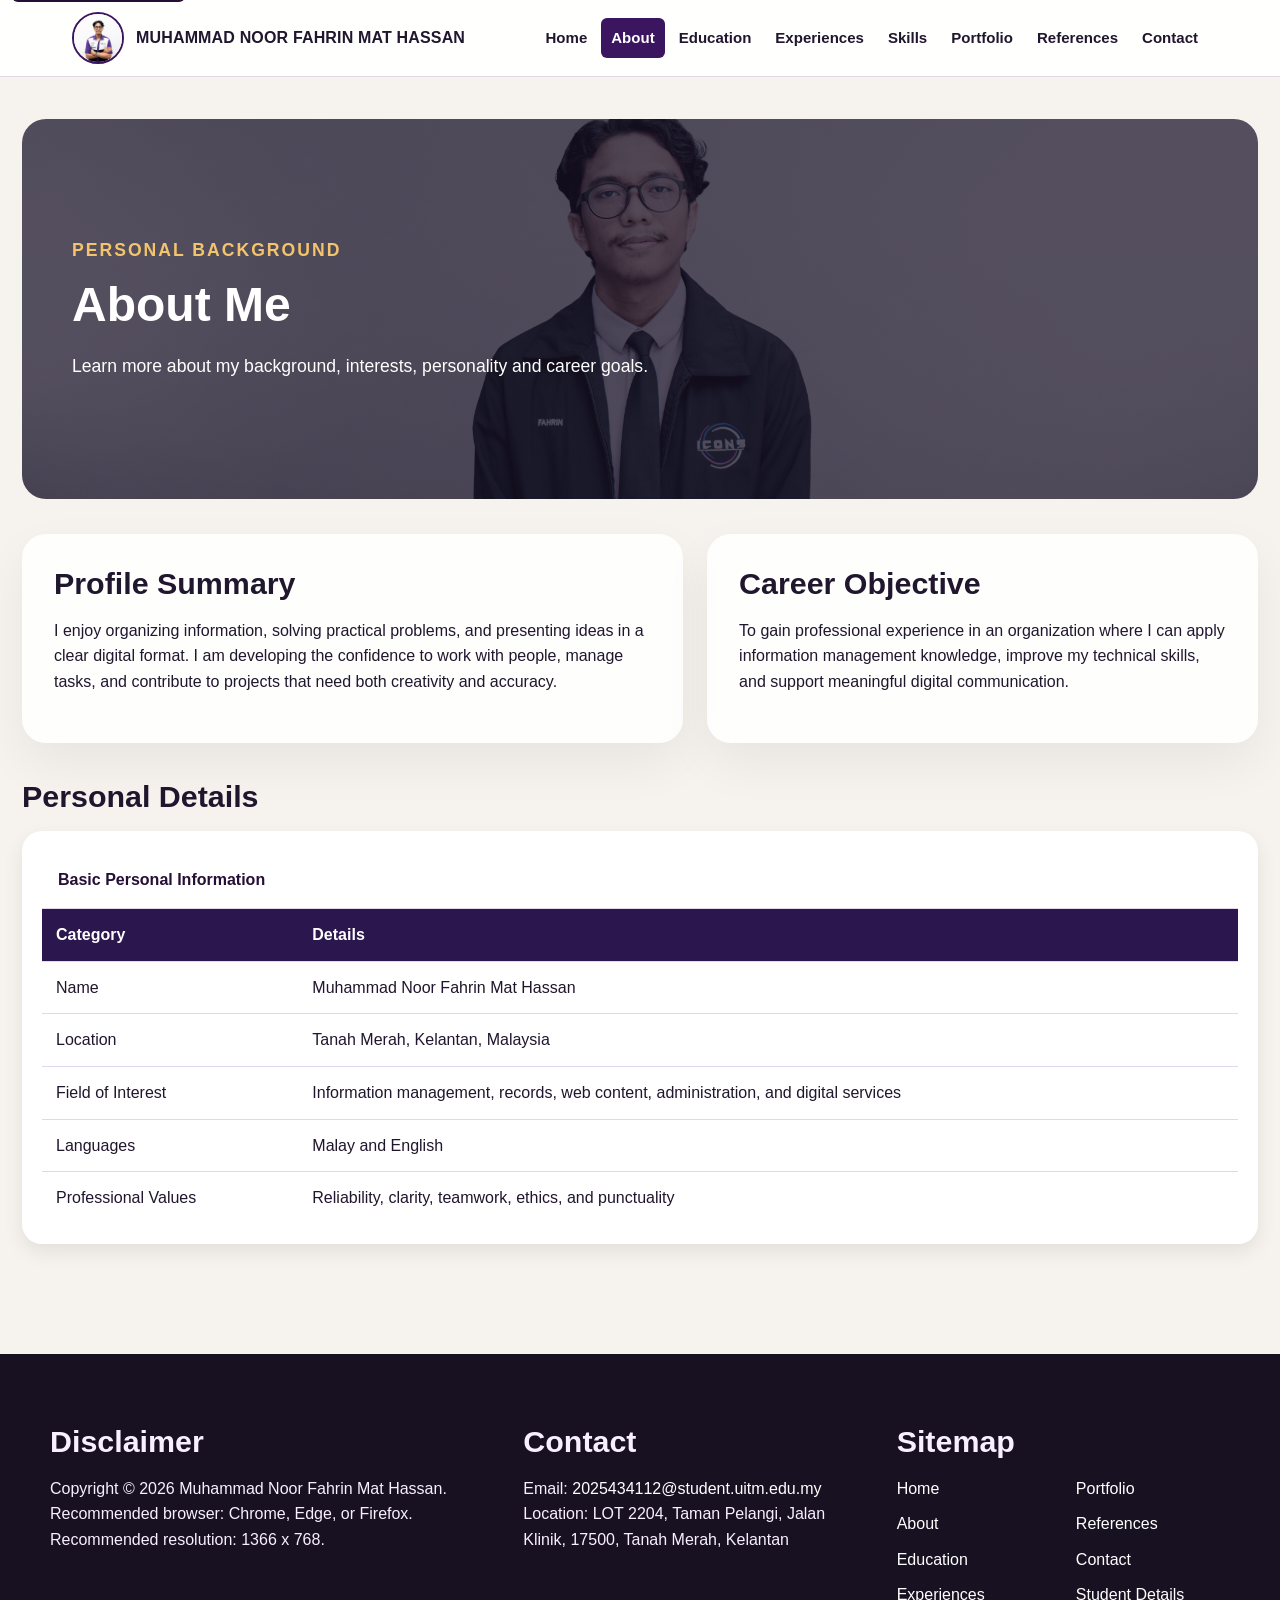
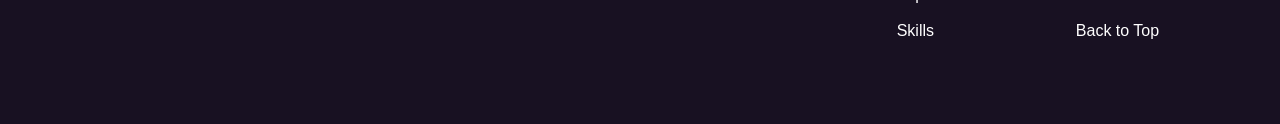
<file: about.html>
<!DOCTYPE html>
<html lang="en">
<head>
  <meta charset="utf-8">
  <meta name="viewport" content="width=device-width, initial-scale=1.0">
  <meta name="keywords" content="about me, personal background, e-resume">
  <meta name="description" content="Personal background page for a professional e-resume website.">
  <meta name="author" content="Muhammad Noor Fahrin Mat Hassan">
  <title>Professional E-resume | About</title>
  <link rel="stylesheet" href="css/style.css">
</head>
<body id="top">
  <a class="skip-link" href="#main">Skip to main content</a>
  <header class="site-header">
    <div class="topbar">
      <a class="brand" href="student.html"><img src="images/fahrin_logo.jpeg" alt="E-resume website logo"><span>MUHAMMAD NOOR FAHRIN MAT HASSAN</span></a>
      <button class="nav-toggle" type="button" aria-expanded="false" aria-controls="site-nav">Menu</button>
      <nav class="site-nav" id="site-nav" aria-label="Main navigation">
        <ul>
          <li><a href="index.html">Home</a></li><li><a class="active" href="about.html">About</a></li><li><a href="education.html">Education</a></li><li><a href="experience.html">Experiences</a></li><li><a href="skills.html">Skills</a></li><li><a href="portfolio.html">Portfolio</a></li><li><a href="references.html">References</a></li><li><a href="contact.html">Contact</a></li>
        </ul>
      </nav>
    </div>
  </header>
  <main id="main" class="page-wrap">
   <section class="page-hero">

  <div class="page-hero-content">

    <p class="hero-label">Personal Background</p>

    <h1>About Me</h1>

    <p>
      Learn more about my background,
      interests, personality and career goals.
    </p>

  </div>

</section>
    <div class="section grid two">
      <article class="card">
        <h2>Profile Summary</h2>
        <p>I enjoy organizing information, solving practical problems, and presenting ideas in a clear digital format. I am developing the confidence to work with people, manage tasks, and contribute to projects that need both creativity and accuracy.</p>
      </article>
      <article class="card">
        <h2>Career Objective</h2>
        <p>To gain professional experience in an organization where I can apply information management knowledge, improve my technical skills, and support meaningful digital communication.</p>
      </article>
    </div>
    <section class="section">
      <h2>Personal Details</h2>
      <div class="table-wrap">
        <table>
          <caption>Basic Personal Information</caption>
          <tr><th>Category</th><th>Details</th></tr>
          <tr><td>Name</td><td>Muhammad Noor Fahrin Mat Hassan</td></tr>
          <tr><td>Location</td><td>Tanah Merah, Kelantan, Malaysia</td></tr>
          <tr><td>Field of Interest</td><td>Information management, records, web content, administration, and digital services</td></tr>
          <tr><td>Languages</td><td>Malay and English</td></tr>
          <tr><td>Professional Values</td><td>Reliability, clarity, teamwork, ethics, and punctuality</td></tr>
        </table>
      </div>
    </section>
  </main>
  <footer class="site-footer"><div class="footer-inner"><section><h2>Disclaimer</h2><p>Copyright &copy; <span id="year"></span> Muhammad Noor Fahrin Mat Hassan. Recommended browser: Chrome, Edge, or Firefox. Recommended resolution: 1366 x 768.</p></section><section>
        <h2>Contact</h2>
        <p>Email: <a href="mailto:2025434112@student.uitm.edu.my">2025434112@student.uitm.edu.my</a><br>Location: LOT 2204, Taman Pelangi, Jalan Klinik, 17500, Tanah Merah, Kelantan</p>
      </section>
     <section>
    <h2>Sitemap</h2>

    <div class="sitemap-grid">

        <ul class="footer-links">
            <li><a href="index.html">Home</a></li>
            <li><a href="about.html">About</a></li>
            <li><a href="education.html">Education</a></li>
            <li><a href="experience.html">Experiences</a></li>
            <li><a href="skills.html">Skills</a></li>
        </ul>

        <ul class="footer-links">
            <li><a href="portfolio.html">Portfolio</a></li>
            <li><a href="references.html">References</a></li>
            <li><a href="contact.html">Contact</a></li>
            <li><a href="student.html">Student Details</a></li>
            <li><a href="#top">Back to Top</a></li>
        </ul>

    </div>
</section></div></footer>
  <button class="back-top" type="button" aria-label="Back to top">Top</button>
  <script src="js/script.js"></script>
</body>
</html>
</file>
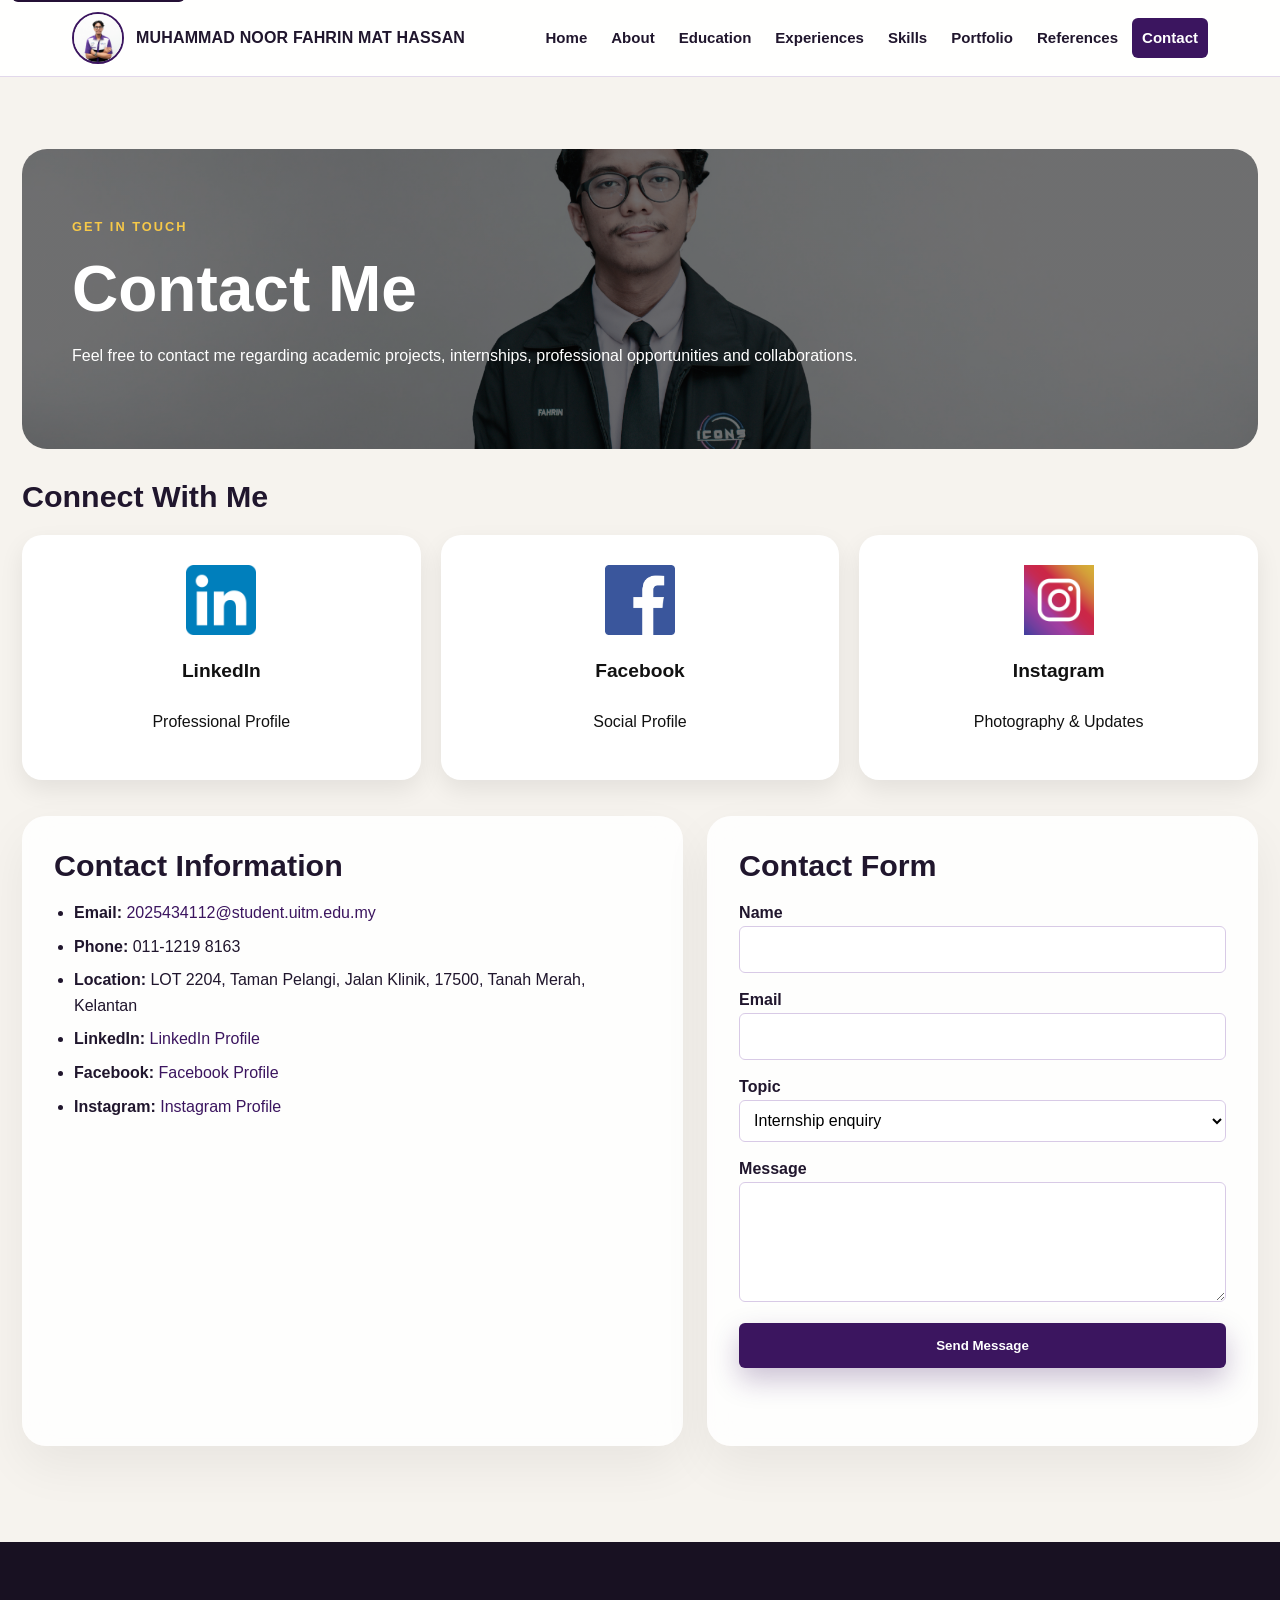
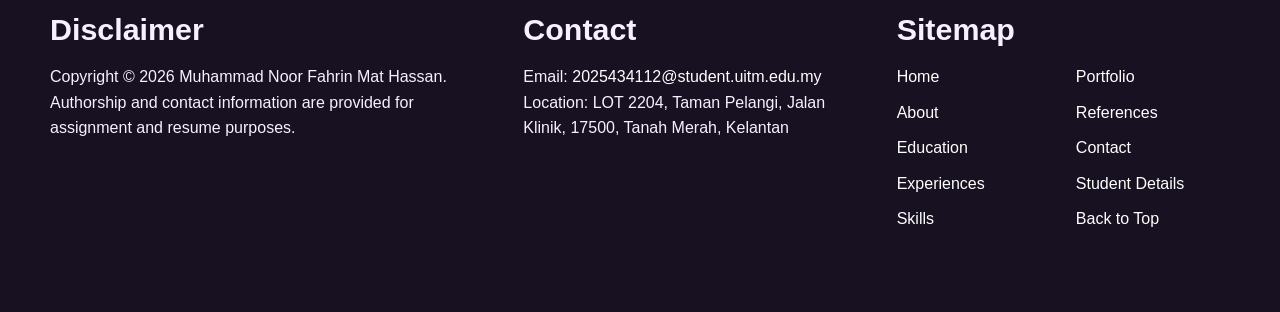
<file: contact.html>
<!DOCTYPE html>
<html lang="en">
<head>
  <meta charset="utf-8">
  <meta name="viewport" content="width=device-width, initial-scale=1.0">
  <meta name="keywords" content="contact, form, e-resume">
  <meta name="description" content="Contact form and contact details for an e-resume website.">
  <meta name="author" content="MUHAMMAD NOOR FAHRIN MAT HASSAN">
  <title>Professional E-resume | Contact</title>
  <link rel="stylesheet" href="css/style.css">
</head>
<body id="top">
  <a class="skip-link" href="#main">Skip to main content</a>
  <header class="site-header"><div class="topbar"><a class="brand" href="student.html"><img src="images/fahrin_logo.jpeg" alt="E-resume website logo"><span>MUHAMMAD NOOR FAHRIN MAT HASSAN</span></a><button class="nav-toggle" type="button" aria-expanded="false" aria-controls="site-nav">Menu</button><nav class="site-nav" id="site-nav" aria-label="Main navigation"><ul><li><a href="index.html">Home</a></li><li><a href="about.html">About</a></li><li><a href="education.html">Education</a></li><li><a href="experience.html">Experiences</a></li><li><a href="skills.html">Skills</a></li><li><a href="portfolio.html">Portfolio</a></li><li><a href="references.html">References</a></li><li><a class="active" href="contact.html">Contact</a></li></ul></nav></div></header>
  <main id="main" class="page-wrap">
   <section class="hero-banner small-banner">
  <div class="hero-overlay">
    <div class="hero-content">
      <p class="eyebrow">GET IN TOUCH</p>

      <h1>Contact Me</h1>

      <p>
        Feel free to contact me regarding academic projects,
        internships, professional opportunities and collaborations.
      </p>
    </div>
  </div>
</section>

<section class="section">

<h2>Connect With Me</h2>

<div class="social-grid">

<a href="https://www.linkedin.com/in/fahrin-hassan-192330414"
class="social-card"
target="_blank">


<img src="images/linkedin_icon.png"
     alt="LinkedIn"
     class="social-icon">

<h3>LinkedIn</h3>
<p>Professional Profile</p>

</a>

<a href="https://www.facebook.com/share/1GqRrt8M8J/?mibextid=wwXIfr"
class="social-card"
target="_blank">

<img src="images/fb_icon.png"
     alt="Facebook"
     class="social-icon">

<h3>Facebook</h3>
<p>Social Profile</p>

</a>

<a href="https://www.instagram.com/mnfahrin01"
class="social-card"
target="_blank">


<img src="images/ig_icon.png"
     alt="Instagram"
     class="social-icon">

<h3>Instagram</h3>
<p>Photography & Updates</p>

</a>

</div>

</section>
    <div class="section grid two">
      <article class="card">
        <h2>Contact Information</h2>
        <ul class="meta-list">
          <li><strong>Email:</strong> <a href="mailto:2025434112@student.uitm.edu.my">2025434112@student.uitm.edu.my</a></li>
          <li><strong>Phone:</strong> 011-1219 8163</li>
          <li><strong>Location:</strong> LOT 2204, Taman Pelangi, Jalan Klinik, 17500, Tanah Merah, Kelantan</li>
          <li><strong>LinkedIn:</strong> <a href="https://www.linkedin.com/in/fahrin-hassan-192330414" target="_blank" rel="noopener">LinkedIn Profile</a></li>
           <li><strong>Facebook:</strong> <a href="https://www.facebook.com/share/1GqRrt8M8J/?mibextid=wwXIfr" target="_blank" rel="noopener">Facebook Profile</a></li>
            <li><strong>Instagram:</strong> <a href="https://www.instagram.com/mnfahrin01?igsh=MXRkbDFuZW15a3h6Mw%3D%3D&utm_source=qr" target="_blank" rel="noopener">Instagram Profile</a></li>
        </ul>
      </article>
      <article class="card">
        <h2>Contact Form</h2>
        <form id="contact-form">
          <div>
            <label for="name">Name</label>
            <input id="name" name="name" type="text" required>
          </div>
          <div>
            <label for="email">Email</label>
            <input id="email" name="email" type="email" required>
          </div>
          <div>
            <label for="topic">Topic</label>
            <select id="topic" name="topic">
              <option>Internship enquiry</option>
              <option>Academic enquiry</option>
              <option>Professional networking</option>
            </select>
          </div>
          <div>
            <label for="message">Message</label>
            <textarea id="message" name="message" required></textarea>
          </div>
          <button class="button" type="submit">Send Message</button>
          <p id="form-message" aria-live="polite"></p>
        </form>
      </article>
    </div>
  </main>
  <footer class="site-footer"><div class="footer-inner"><section><h2>Disclaimer</h2><p>Copyright © <span id="year"></span> Muhammad Noor Fahrin Mat Hassan. Authorship and contact information are provided for assignment and resume purposes.</p></section><section>
        <h2>Contact</h2>
        <p>Email: <a href="mailto:2025434112@student.uitm.edu.my">2025434112@student.uitm.edu.my</a><br>Location: LOT 2204, Taman Pelangi, Jalan Klinik, 17500, Tanah Merah, Kelantan</p>
      </section>
     <section>
    <h2>Sitemap</h2>

    <div class="sitemap-grid">

        <ul class="footer-links">
            <li><a href="index.html">Home</a></li>
            <li><a href="about.html">About</a></li>
            <li><a href="education.html">Education</a></li>
            <li><a href="experience.html">Experiences</a></li>
            <li><a href="skills.html">Skills</a></li>
        </ul>

        <ul class="footer-links">
            <li><a href="portfolio.html">Portfolio</a></li>
            <li><a href="references.html">References</a></li>
            <li><a href="contact.html">Contact</a></li>
            <li><a href="student.html">Student Details</a></li>
            <li><a href="#top">Back to Top</a></li>
        </ul>

    </div>
</section></div></footer>
  <button class="back-top" type="button" aria-label="Back to top">Top</button><script src="js/script.js"></script>
</body>
</html>
</file>
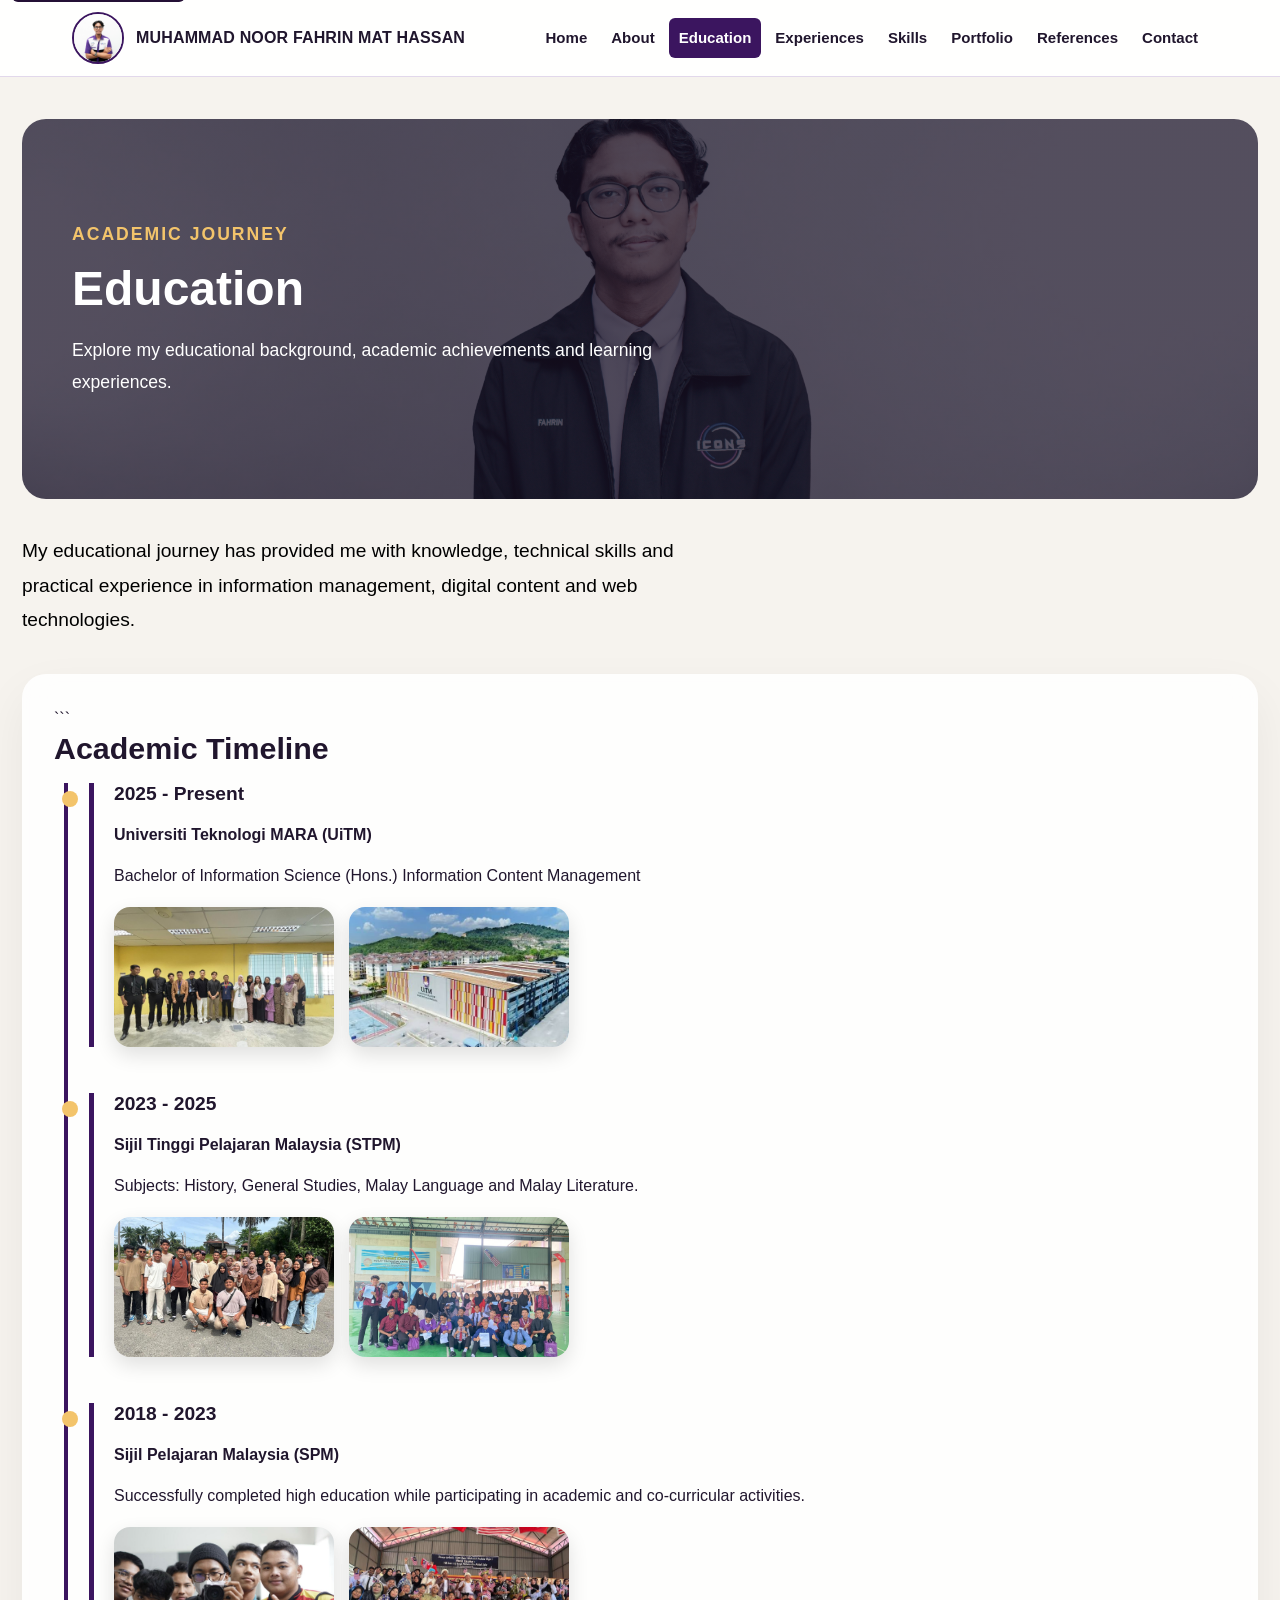
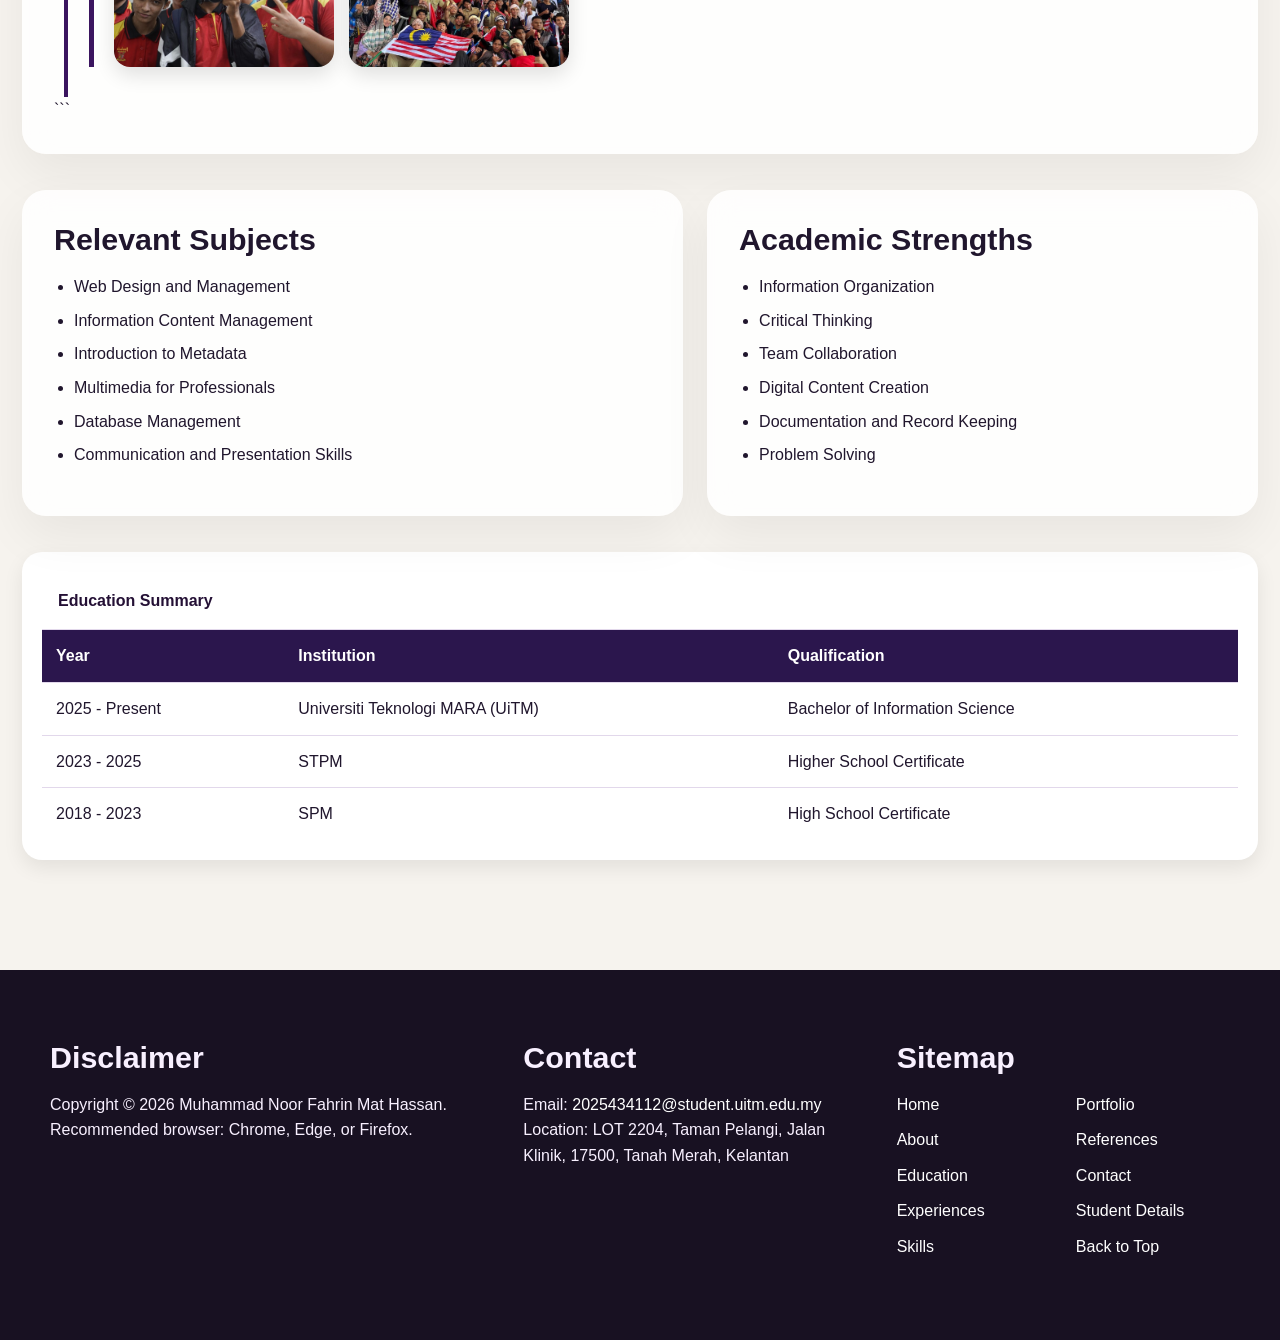
<file: education.html>
<!DOCTYPE html>
<html lang="en">
<head>
  <meta charset="utf-8">
  <meta name="viewport" content="width=device-width, initial-scale=1.0">
  <meta name="keywords" content="education, academic background, university">
  <meta name="description" content="Education and academic achievements for an e-resume website.">
  <meta name="author" content="Muhammad Noor Fahrin Mat Hassan">
  <title>Professional E-resume | Education</title>
  <link rel="stylesheet" href="css/style.css">
</head>
<body id="top">
  <a class="skip-link" href="#main">Skip to main content</a>
  <header class="site-header"><div class="topbar"><a class="brand" href="student.html"><img src="images/fahrin_logo.jpeg" alt="E-resume website logo"><span>MUHAMMAD NOOR FAHRIN MAT HASSAN</span></a><button class="nav-toggle" type="button" aria-expanded="false" aria-controls="site-nav">Menu</button><nav class="site-nav" id="site-nav" aria-label="Main navigation"><ul><li><a href="index.html">Home</a></li><li><a href="about.html">About</a></li><li><a class="active" href="education.html">Education</a></li><li><a href="experience.html">Experiences</a></li><li><a href="skills.html">Skills</a></li><li><a href="portfolio.html">Portfolio</a></li><li><a href="references.html">References</a></li><li><a href="contact.html">Contact</a></li></ul></nav></div></header>
 <main id="main" class="page-wrap">

<section class="section">
  <section class="page-hero">

  <div class="page-hero-content">


<p class="hero-label">Academic Journey</p>

<h1>Education</h1>

<p>
  Explore my educational background,
  academic achievements and learning experiences.
</p>


  </div>

</section>


  <p class="lead" style="color:black;">
    My educational journey has provided me with knowledge,
    technical skills and practical experience in information
    management, digital content and web technologies.
  </p>
</section>

<section class="section">

  <div class="card">

```
<h2>Academic Timeline</h2>

<div class="timeline">

  <article>

  <h3>2025 - Present</h3>

  <p><strong>Universiti Teknologi MARA (UiTM)</strong></p>

  <p>
    Bachelor of Information Science (Hons.)
    Information Content Management
  </p>

  <div class="edu-gallery">

    <img src="images/uitm_1.jpeg"
     alt="Learning activities at UiTM"
     class="popup-img"
     onclick="openModal(this.src)">

    <img src="images/uitm_2.jpeg"
     alt="Learning activities at UiTM"
     class="popup-img"
     onclick="openModal(this.src)">
  </div>

</article>

  <article>
    <h3>2023 - 2025</h3>

    <p>
      <strong>Sijil Tinggi Pelajaran Malaysia (STPM)</strong>
    </p>

    <p>
      Subjects:
      History, General Studies,
      Malay Language and Malay Literature.
    </p>

    <div class="edu-gallery">

  <img src="images/stpm_1.jpeg"
     alt="STPM Education"
     class="popup-img"
     onclick="openModal(this.src)">

  <img src="images/stpm_2.jpeg"
     alt="School Activities"
     class="popup-img"
     onclick="openModal(this.src)">

</div>
  </article>

  <article>
    <h3>2018 - 2023</h3>
    <p>
      <strong>Sijil Pelajaran Malaysia (SPM)</strong>
    </p>
    <p>
      Successfully completed high education
      while participating in academic and
      co-curricular activities.
    </p>

    <div class="edu-gallery">

  <img src="images/spm_1.jpeg"
     alt="SPM Education"
     class="popup-img"
     onclick="openModal(this.src)">

  <img src="images/spm_2.jpeg"
     alt="School Activities"
     class="popup-img"
     onclick="openModal(this.src)">

</div>
  </article>

</div>
```

  </div>

</section>

<section class="section grid two">

  <article class="card">


<h2>Relevant Subjects</h2>

<ul class="clean-list">
  <li>Web Design and Management</li>
  <li>Information Content Management</li>
  <li>Introduction to Metadata</li>
  <li>Multimedia for Professionals</li>
  <li>Database Management</li>
  <li>Communication and Presentation Skills</li>
</ul>


  </article>

  <article class="card">


<h2>Academic Strengths</h2>

<ul class="clean-list">
  <li>Information Organization</li>
  <li>Critical Thinking</li>
  <li>Team Collaboration</li>
  <li>Digital Content Creation</li>
  <li>Documentation and Record Keeping</li>
  <li>Problem Solving</li>
</ul>


  </article>

</section>

<section class="section">

  <div class="table-wrap">


<table>

  <caption>Education Summary</caption>

  <tr>
    <th>Year</th>
    <th>Institution</th>
    <th>Qualification</th>
  </tr>

  <tr>
    <td>2025 - Present</td>
    <td>Universiti Teknologi MARA (UiTM)</td>
    <td>Bachelor of Information Science</td>
  </tr>

  <tr>
    <td>2023 - 2025</td>
    <td>STPM</td>
    <td>Higher School Certificate</td>
  </tr>

   <tr>
    <td>2018 - 2023</td>
    <td>SPM</td>
    <td>High School Certificate</td>
  </tr>

</table>


  </div>

</section>

</main>

  <footer class="site-footer"><div class="footer-inner"><section><h2>Disclaimer</h2><p>Copyright &copy; <span id="year"></span> Muhammad Noor Fahrin Mat Hassan. Recommended browser: Chrome, Edge, or Firefox.</p></section><section>
        <h2>Contact</h2>
        <p>Email: <a href="mailto:2025434112@student.uitm.edu.my">2025434112@student.uitm.edu.my</a><br>Location: LOT 2204, Taman Pelangi, Jalan Klinik, 17500, Tanah Merah, Kelantan</p>
      </section>
     <section>
    <h2>Sitemap</h2>

    <div class="sitemap-grid">

        <ul class="footer-links">
            <li><a href="index.html">Home</a></li>
            <li><a href="about.html">About</a></li>
            <li><a href="education.html">Education</a></li>
            <li><a href="experience.html">Experiences</a></li>
            <li><a href="skills.html">Skills</a></li>
        </ul>

        <ul class="footer-links">
            <li><a href="portfolio.html">Portfolio</a></li>
            <li><a href="references.html">References</a></li>
            <li><a href="contact.html">Contact</a></li>
            <li><a href="student.html">Student Details</a></li>
            <li><a href="#top">Back to Top</a></li>
        </ul>

    </div>
</section></div></footer>
  <button class="back-top" type="button" aria-label="Back to top">Top</button><script src="js/script.js"></script>

<div id="imageModal" class="modal">

    <span class="close"
          onclick="closeModal()">&times;</span>

   <img class="modal-content"
     id="modalImage"
     src="images/uitm_1.jpeg"
     alt="Enlarged image">
</div>
</body>
</html>
</file>
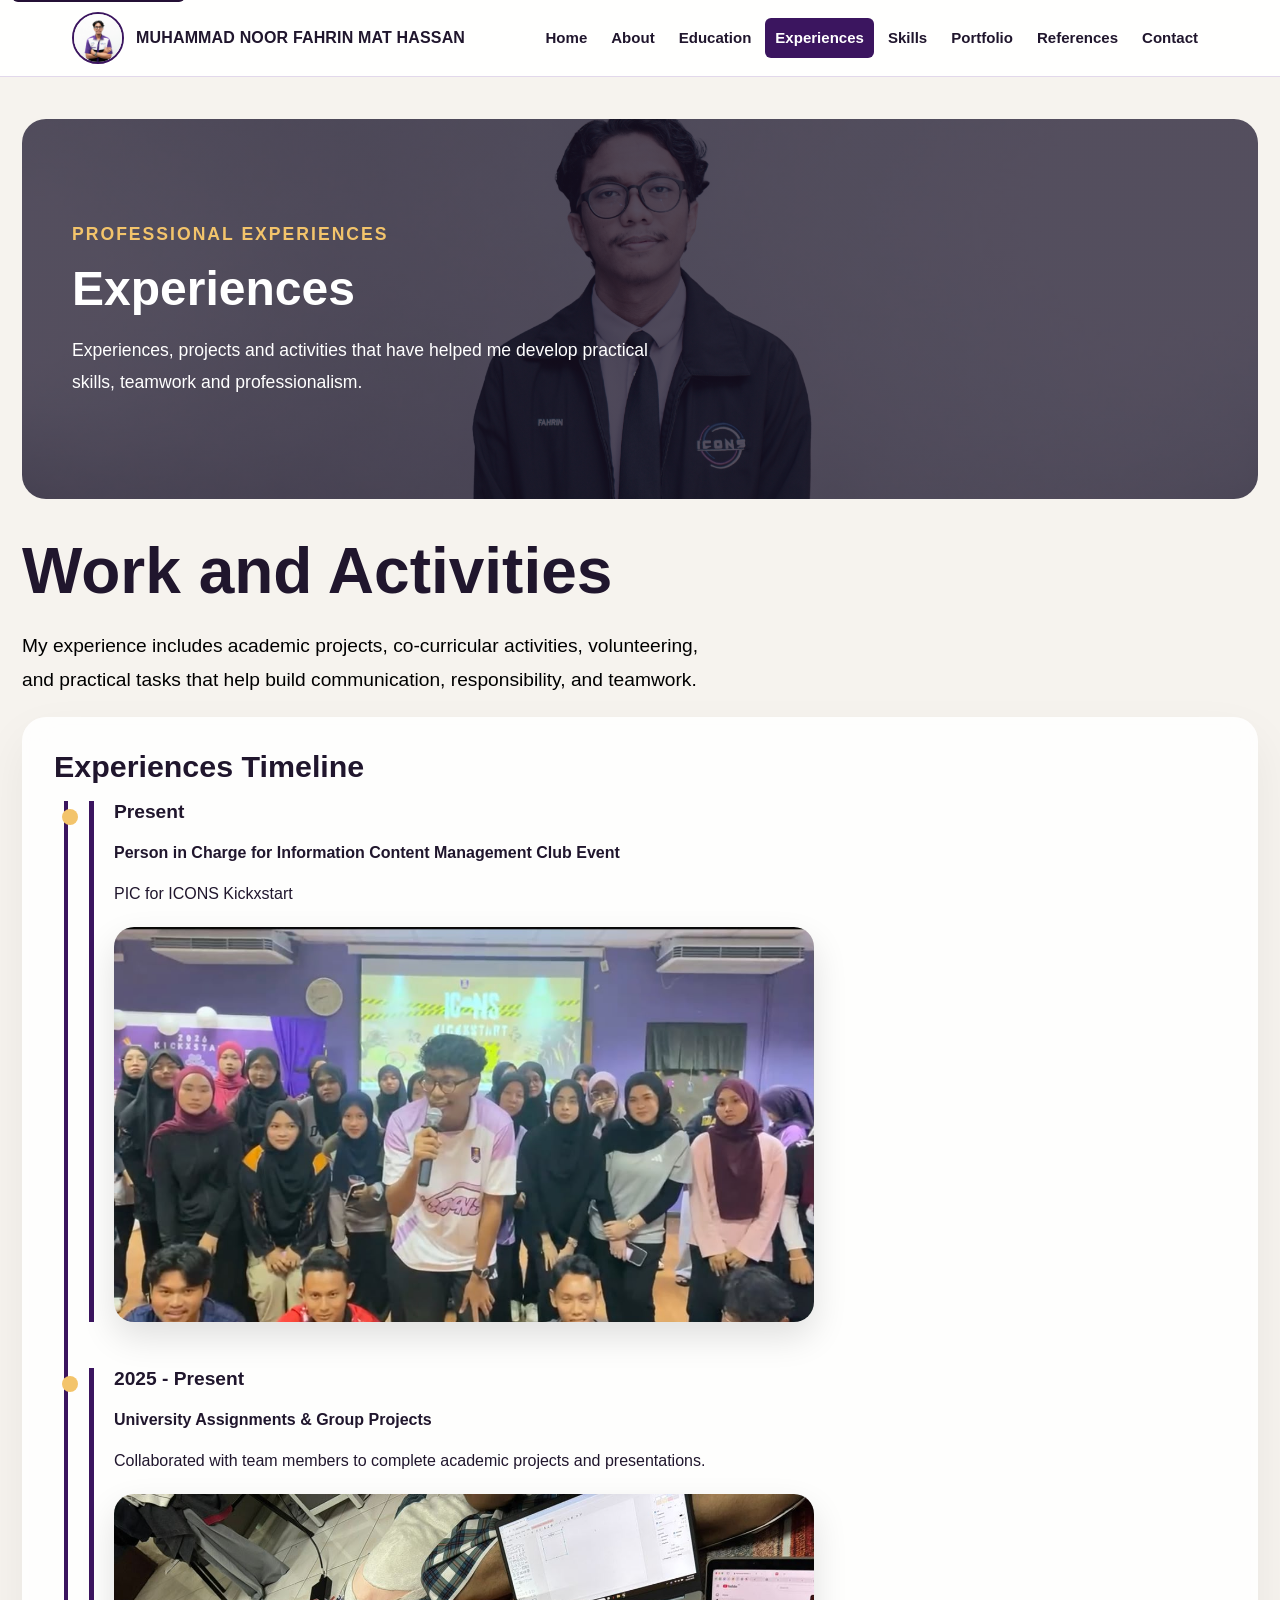
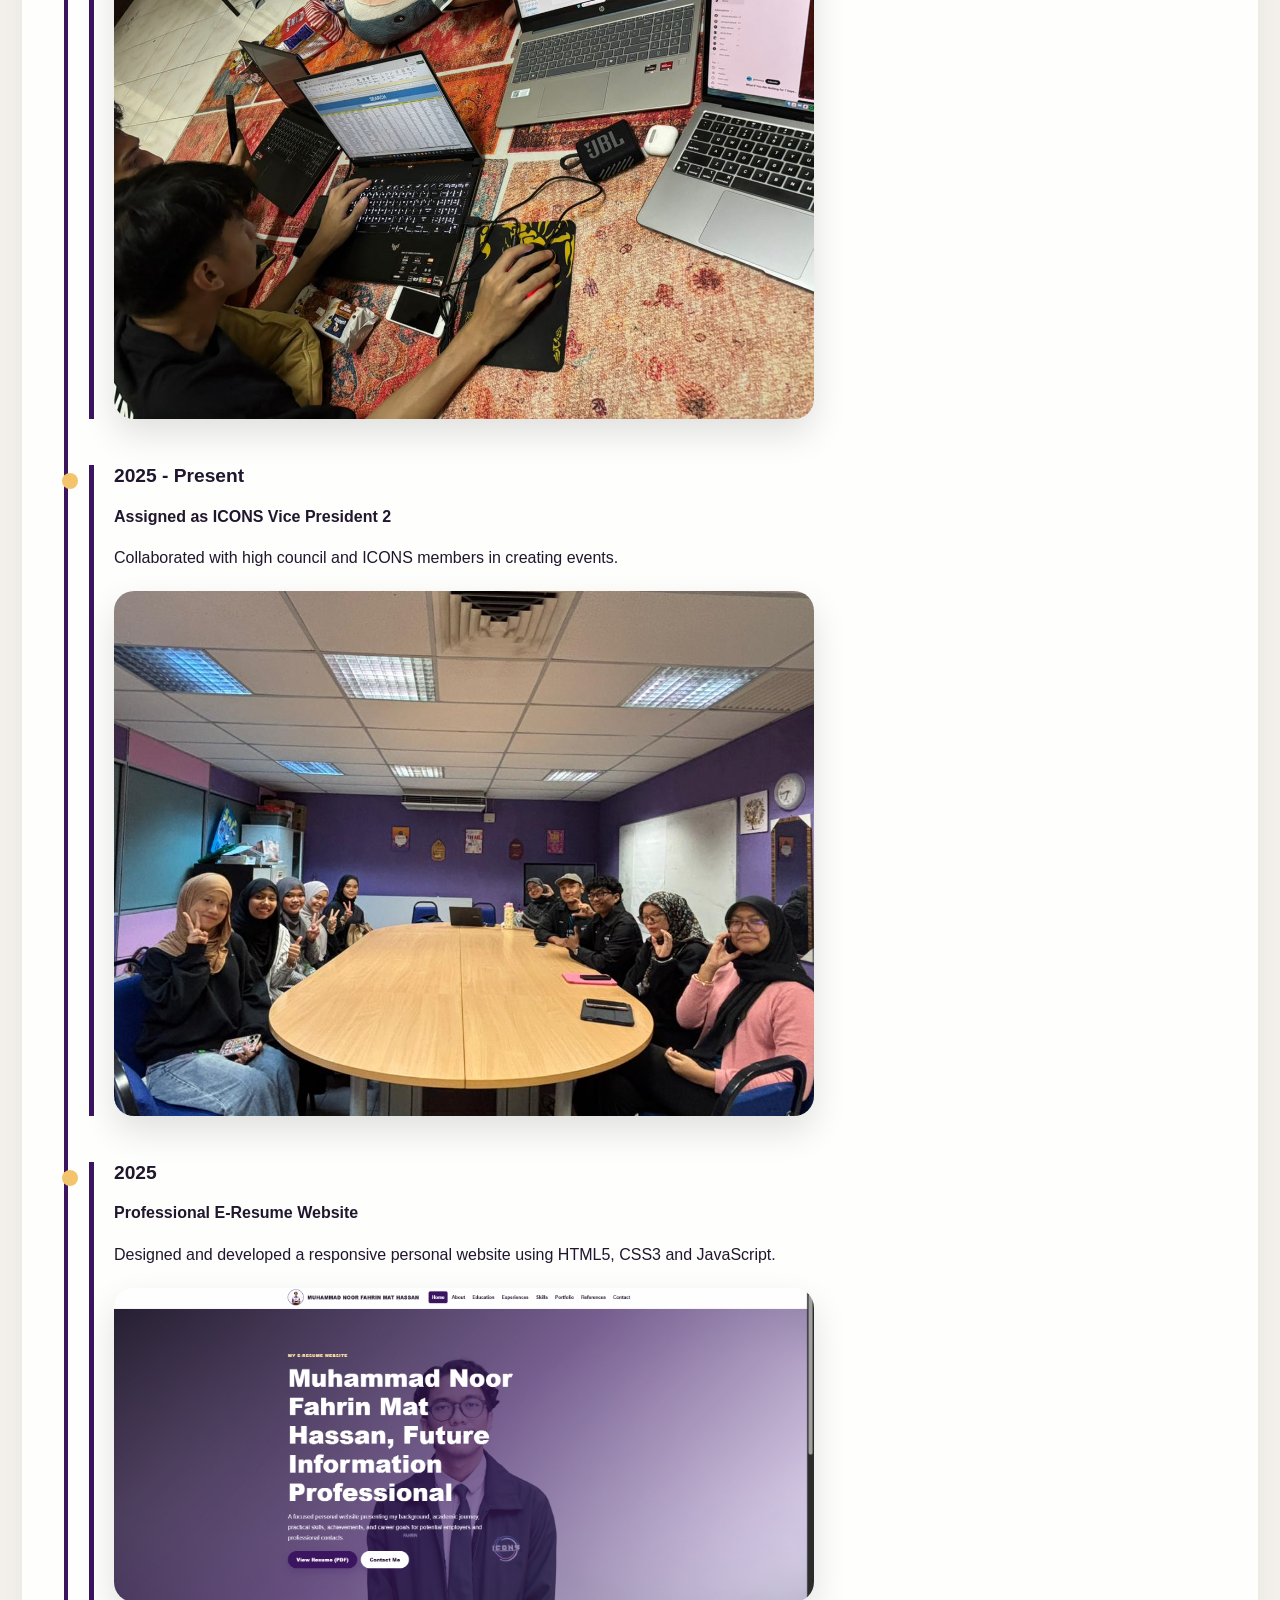
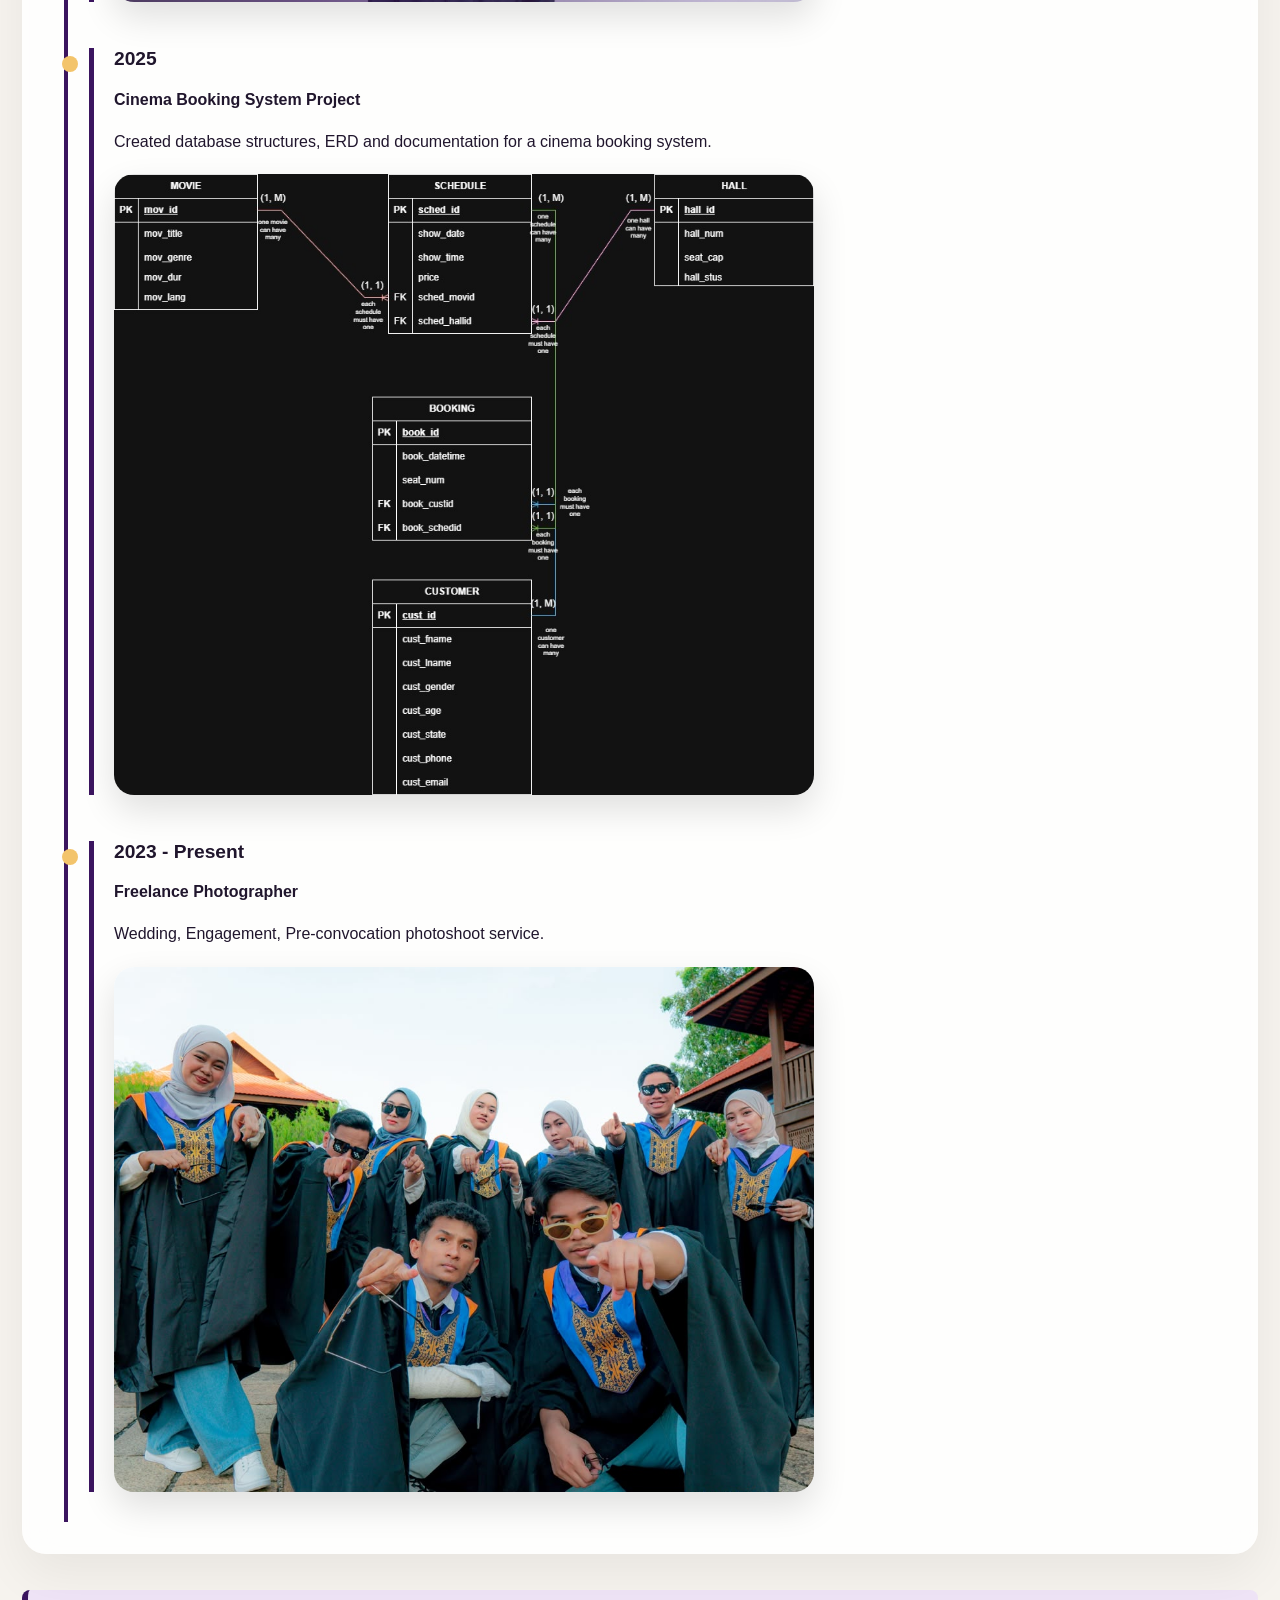
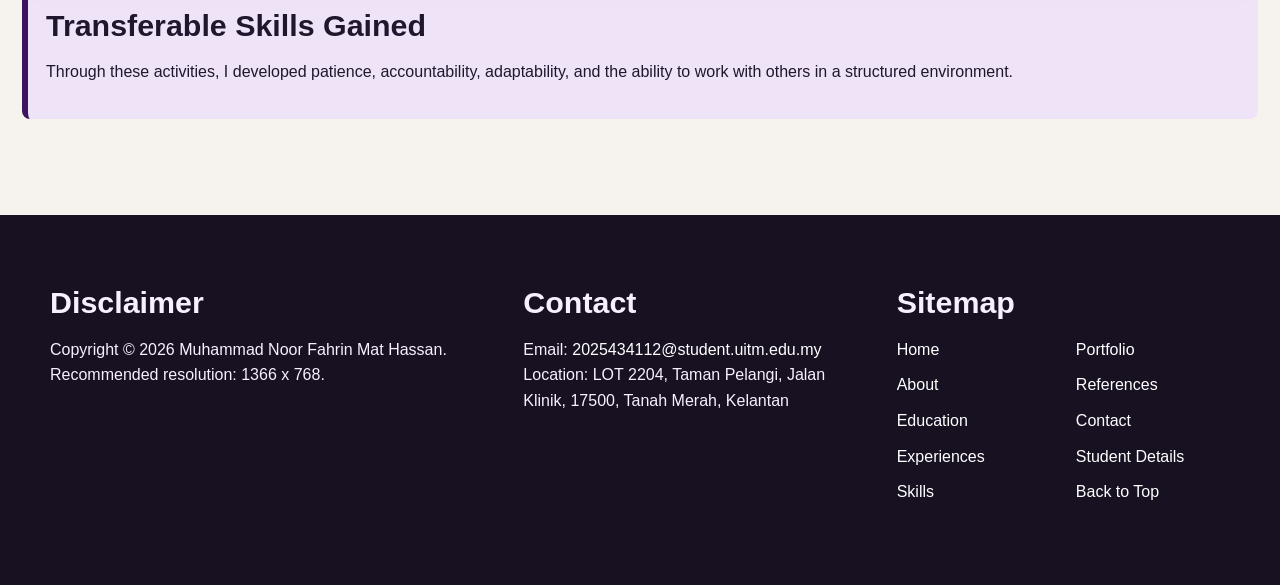
<file: experience.html>
<!DOCTYPE html>
<html lang="en">

<head>
  <meta charset="utf-8">
  <meta name="viewport" content="width=device-width, initial-scale=1.0">
  <meta name="keywords" content="experience, working experience, activities">
  <meta name="description" content="Experience and co-curricular involvement for an e-resume website.">
  <meta name="author" content="Muhammad Noor Fahrin Mat Hassan">
  <title>Professional E-resume | Experiences</title>
  <link rel="stylesheet" href="css/style.css">
</head>

<body id="top">
  <a class="skip-link" href="#main">Skip to main content</a>
  <header class="site-header">
    <div class="topbar"><a class="brand" href="student.html"><img src="images/fahrin_logo.jpeg"
          alt="E-resume website logo"><span>MUHAMMAD NOOR FAHRIN MAT HASSAN</span></a><button class="nav-toggle"
        type="button" aria-expanded="false" aria-controls="site-nav">Menu</button>
      <nav class="site-nav" id="site-nav" aria-label="Main navigation">
        <ul>
          <li><a href="index.html">Home</a></li>
          <li><a href="about.html">About</a></li>
          <li><a href="education.html">Education</a></li>
          <li><a class="active" href="experience.html">Experiences</a></li>
          <li><a href="skills.html">Skills</a></li>
          <li><a href="portfolio.html">Portfolio</a></li>
          <li><a href="references.html">References</a></li>
          <li><a href="contact.html">Contact</a></li>
        </ul>
      </nav>
    </div>
  </header>
  <main id="main" class="page-wrap">
    <section class="page-hero">

      <div class="page-hero-content">

        <p class="hero-label">Professional Experiences</p>

        <h1>Experiences</h1>

        <p>
          Experiences, projects and activities that
          have helped me develop practical skills,
          teamwork and professionalism.
        </p>

      </div>

    </section>
    <section>
    <h1>Work and Activities</h1>
    <p class="lead" style="color: black;">My experience includes academic projects, co-curricular activities,
      volunteering, and practical tasks that help build communication, responsibility, and teamwork.</p>
    </section>
    <section class="section">

      <div class="card">

        <h2>Experiences Timeline</h2>

        <div class="timeline">

          <article>
            <h3>Present</h3>
            <p><strong>Person in Charge for Information Content Management Club Event</strong></p>
            <p>
              PIC for ICONS Kickxstart
            </p>
            <img src="images/kickxstart.jpeg" alt="Kickxstart Activities" class="experience-image">
          </article>

          <article>
            <h3>2025 - Present</h3>
            <p><strong>University Assignments & Group Projects</strong></p>
            <p>
              Collaborated with team members to complete
              academic projects and presentations.
            </p>
            <img src="images/assignment.jpeg" alt="Assignment Group" class="experience-image">
          </article>

          <article>

            <h3>2025 - Present</h3>

            <p>
              <strong>Assigned as ICONS Vice President 2</strong>
            </p>

            <p>
              Collaborated with high council and ICONS members
              in creating events.
            </p>

            <img src="images/vice_pres.jpeg" alt="ICONS Vice President Activities" class="experience-image">

          </article>

          <article>
            <h3>2025</h3>
            <p><strong>Professional E-Resume Website</strong></p>
            <p>
              Designed and developed a responsive
              personal website using HTML5, CSS3
              and JavaScript.
            </p>
            <img src="images/hasil_website.png" alt="E-resume" class="experience-image">
          </article>

          <article id="cinema-project">
        <h3>2025</h3>
        <p><strong>Cinema Booking System Project</strong></p>
        <p>
          Created database structures, ERD and
          documentation for a cinema booking system.
        </p>
         <img
    src=" images/erd_database.jpeg" alt="Cinema Booking System ERD" class="experience-image">
          </article>

          <article>
            <h3>2023 - Present</h3>
            <p><strong>Freelance Photographer</strong></p>
            <p>
              Wedding, Engagement, Pre-convocation photoshoot service.
            </p>
            <img src="images/convo_shoot.jpeg" alt="Convo shoot" class="experience-image">
          </article>


        </div>

      </div>

    </section>
    <section class="section notice">
      <h2>Transferable Skills Gained</h2>
      <p>Through these activities, I developed patience, accountability, adaptability, and the ability to work with
        others in a structured environment.</p>
    </section>
  </main>
  <footer class="site-footer">
    <div class="footer-inner">
      <section>
        <h2>Disclaimer</h2>
        <p>Copyright &copy; <span id="year"></span> Muhammad Noor Fahrin Mat Hassan. Recommended resolution: 1366 x 768.
        </p>
      </section>
     <section>
        <h2>Contact</h2>
        <p>Email: <a href="mailto:2025434112@student.uitm.edu.my">2025434112@student.uitm.edu.my</a><br>Location: LOT 2204, Taman Pelangi, Jalan Klinik, 17500, Tanah Merah, Kelantan</p>
      </section>
     <section>
    <h2>Sitemap</h2>

    <div class="sitemap-grid">

        <ul class="footer-links">
            <li><a href="index.html">Home</a></li>
            <li><a href="about.html">About</a></li>
            <li><a href="education.html">Education</a></li>
            <li><a href="experience.html">Experiences</a></li>
            <li><a href="skills.html">Skills</a></li>
        </ul>

        <ul class="footer-links">
            <li><a href="portfolio.html">Portfolio</a></li>
            <li><a href="references.html">References</a></li>
            <li><a href="contact.html">Contact</a></li>
            <li><a href="student.html">Student Details</a></li>
            <li><a href="#top">Back to Top</a></li>
        </ul>

    </div>
</section>
    </div>
  </footer>
  <button class="back-top" type="button" aria-label="Back to top">Top</button>
  <script src="js/script.js"></script>
</body>

</html>
</file>
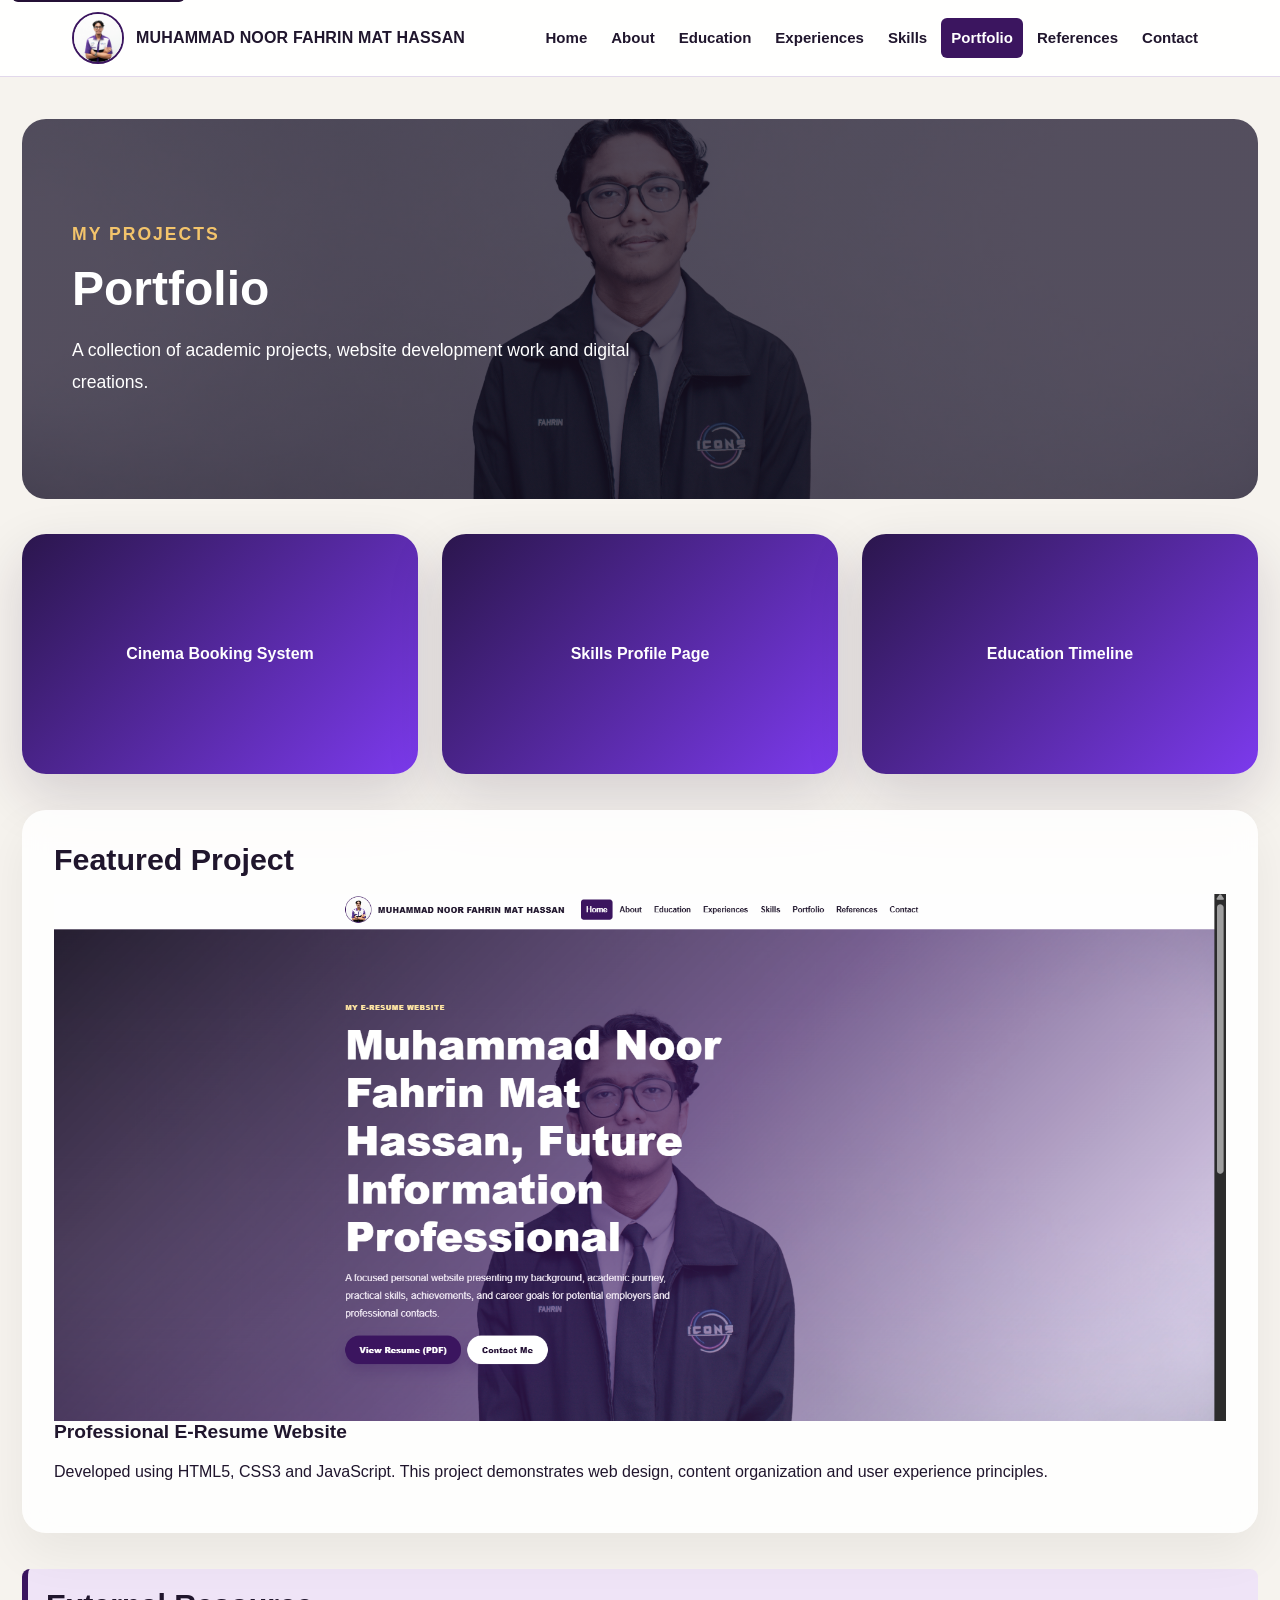
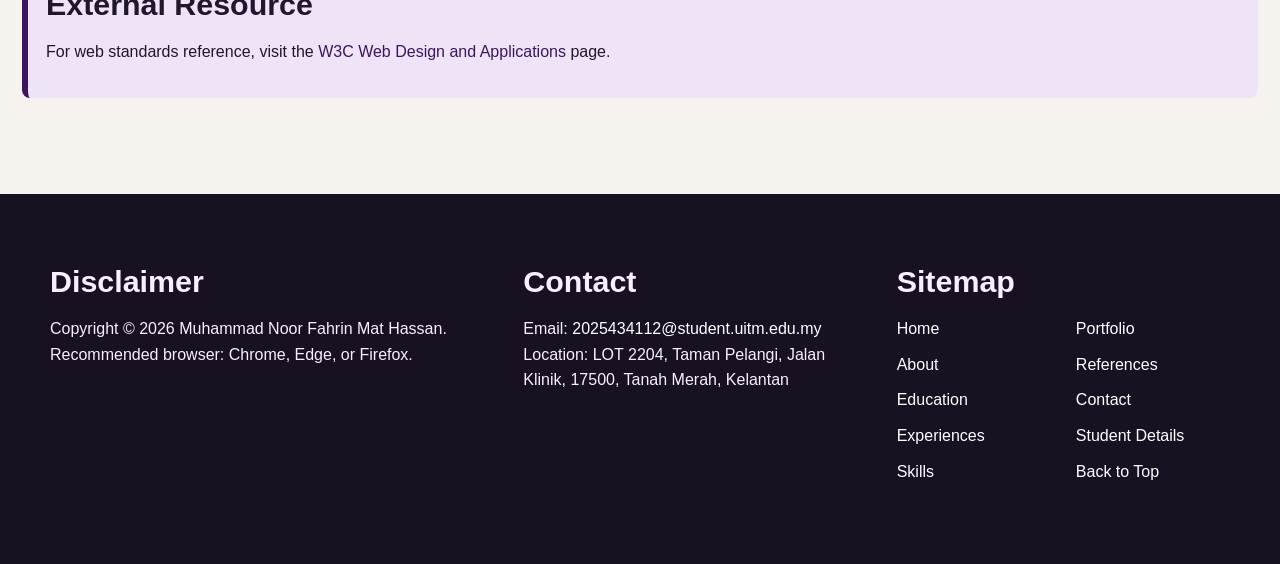
<file: portfolio.html>
<!DOCTYPE html>
<html lang="en">

<head>
  <meta charset="utf-8">
  <meta name="viewport" content="width=device-width, initial-scale=1.0">
  <meta name="keywords" content="portfolio, projects, gallery, e-resume">
  <meta name="description" content="Portfolio and project samples for an e-resume website.">
  <meta name="author" content="Muhammad Noor Fahrin Mat Hassan">
  <title>Professional E-resume | Portfolio</title>
  <link rel="stylesheet" href="css/style.css">
</head>

<body id="top">
  <a class="skip-link" href="#main">Skip to main content</a>
  <header class="site-header">
    <div class="topbar"><a class="brand" href="student.html"><img src="images/fahrin_logo.jpeg"
          alt="E-resume website logo"><span>MUHAMMAD NOOR FAHRIN MAT HASSAN</span></a><button class="nav-toggle"
        type="button" aria-expanded="false" aria-controls="site-nav">Menu</button>
      <nav class="site-nav" id="site-nav" aria-label="Main navigation">
        <ul>
          <li><a href="index.html">Home</a></li>
          <li><a href="about.html">About</a></li>
          <li><a href="education.html">Education</a></li>
          <li><a href="experience.html">Experiences</a></li>
          <li><a href="skills.html">Skills</a></li>
          <li><a class="active" href="portfolio.html">Portfolio</a></li>
          <li><a href="references.html">References</a></li>
          <li><a href="contact.html">Contact</a></li>
        </ul>
      </nav>
    </div>
  </header>
  <main id="main" class="page-wrap">
    <section class="page-hero">

      <div class="page-hero-content">

        <p class="hero-label">My Projects</p>

        <h1>Portfolio</h1>

        <p>
          A collection of academic projects,
          website development work and digital creations.
        </p>

      </div>

    </section>
    <section class="section gallery">

      <a class="thumb" href="experience.html#cinema-project">
        <strong>Cinema Booking System</strong>
      </a>

      <a class="thumb" href="skills.html">
        <strong>Skills Profile Page</strong>
      </a>

      <a class="thumb" href="education.html">
        <strong>Education Timeline</strong>
      </a>

    </section>
    <section class="section">

      <div class="card">

        <h2>Featured Project</h2>

        <img src="images/hasil_website.png" alt="Professional E-resume Website">

        <h3>Professional E-Resume Website</h3>

        <p>
          Developed using HTML5, CSS3 and JavaScript.
          This project demonstrates web design,
          content organization and user experience principles.
        </p>


      </div>

    </section>
    <section class="section notice">
      <h2>External Resource</h2>
      <p>For web standards reference, visit the <a href="https://www.w3.org/standards/webdesign/" target="_blank"
          rel="noopener">W3C Web Design and Applications</a> page.</p>
    </section>
  </main>
  <footer class="site-footer">
    <div class="footer-inner">
      <section>
        <h2>Disclaimer</h2>
        <p>Copyright &copy; <span id="year"></span> Muhammad Noor Fahrin Mat Hassan. Recommended browser: Chrome, Edge,
          or Firefox.</p>
      </section>
      <section>
        <h2>Contact</h2>
        <p>Email: <a href="mailto:2025434112@student.uitm.edu.my">2025434112@student.uitm.edu.my</a><br>Location: LOT 2204, Taman Pelangi, Jalan Klinik, 17500, Tanah Merah, Kelantan</p>
      </section>
     <section>
    <h2>Sitemap</h2>

    <div class="sitemap-grid">

        <ul class="footer-links">
            <li><a href="index.html">Home</a></li>
            <li><a href="about.html">About</a></li>
            <li><a href="education.html">Education</a></li>
            <li><a href="experience.html">Experiences</a></li>
            <li><a href="skills.html">Skills</a></li>
        </ul>

        <ul class="footer-links">
            <li><a href="portfolio.html">Portfolio</a></li>
            <li><a href="references.html">References</a></li>
            <li><a href="contact.html">Contact</a></li>
            <li><a href="student.html">Student Details</a></li>
            <li><a href="#top">Back to Top</a></li>
        </ul>

    </div>
</section>
    </div>
  </footer>
  <button class="back-top" type="button" aria-label="Back to top">Top</button>
  <script src="js/script.js"></script>
</body>

</html>
</file>
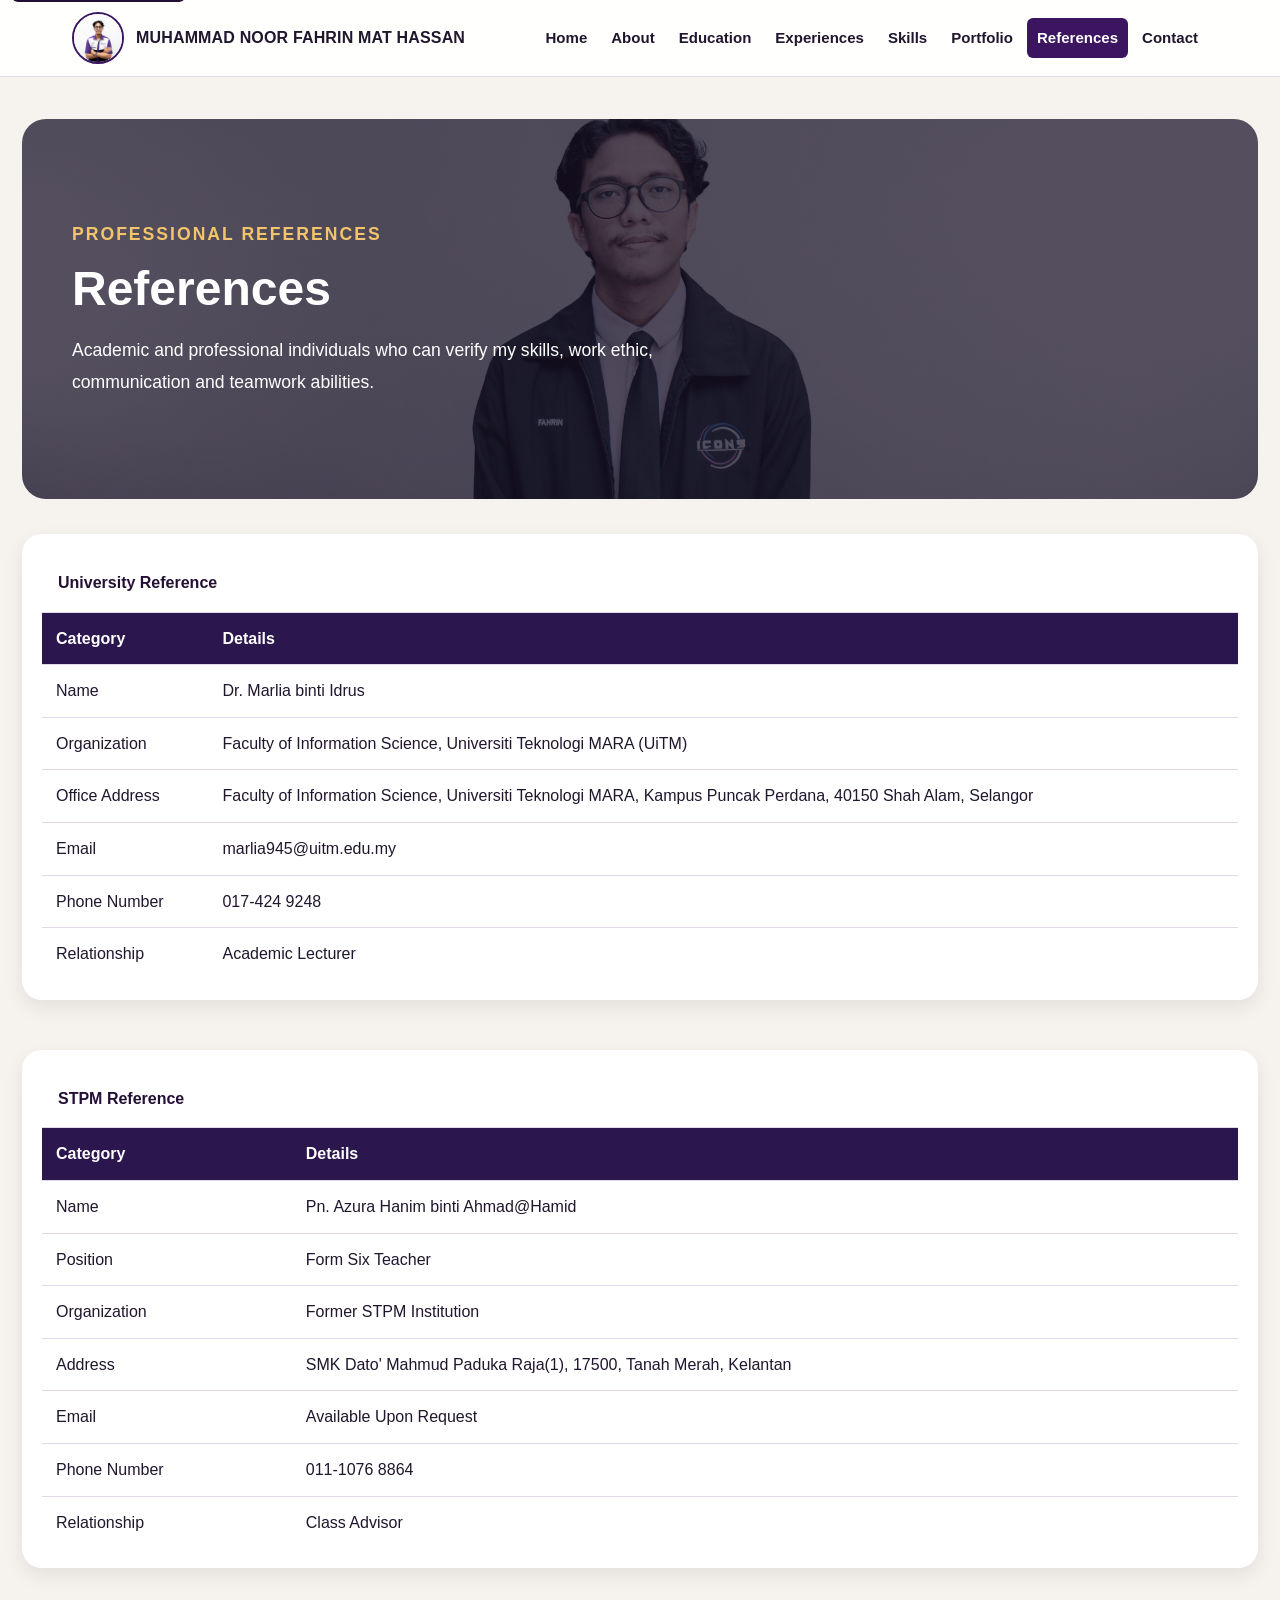
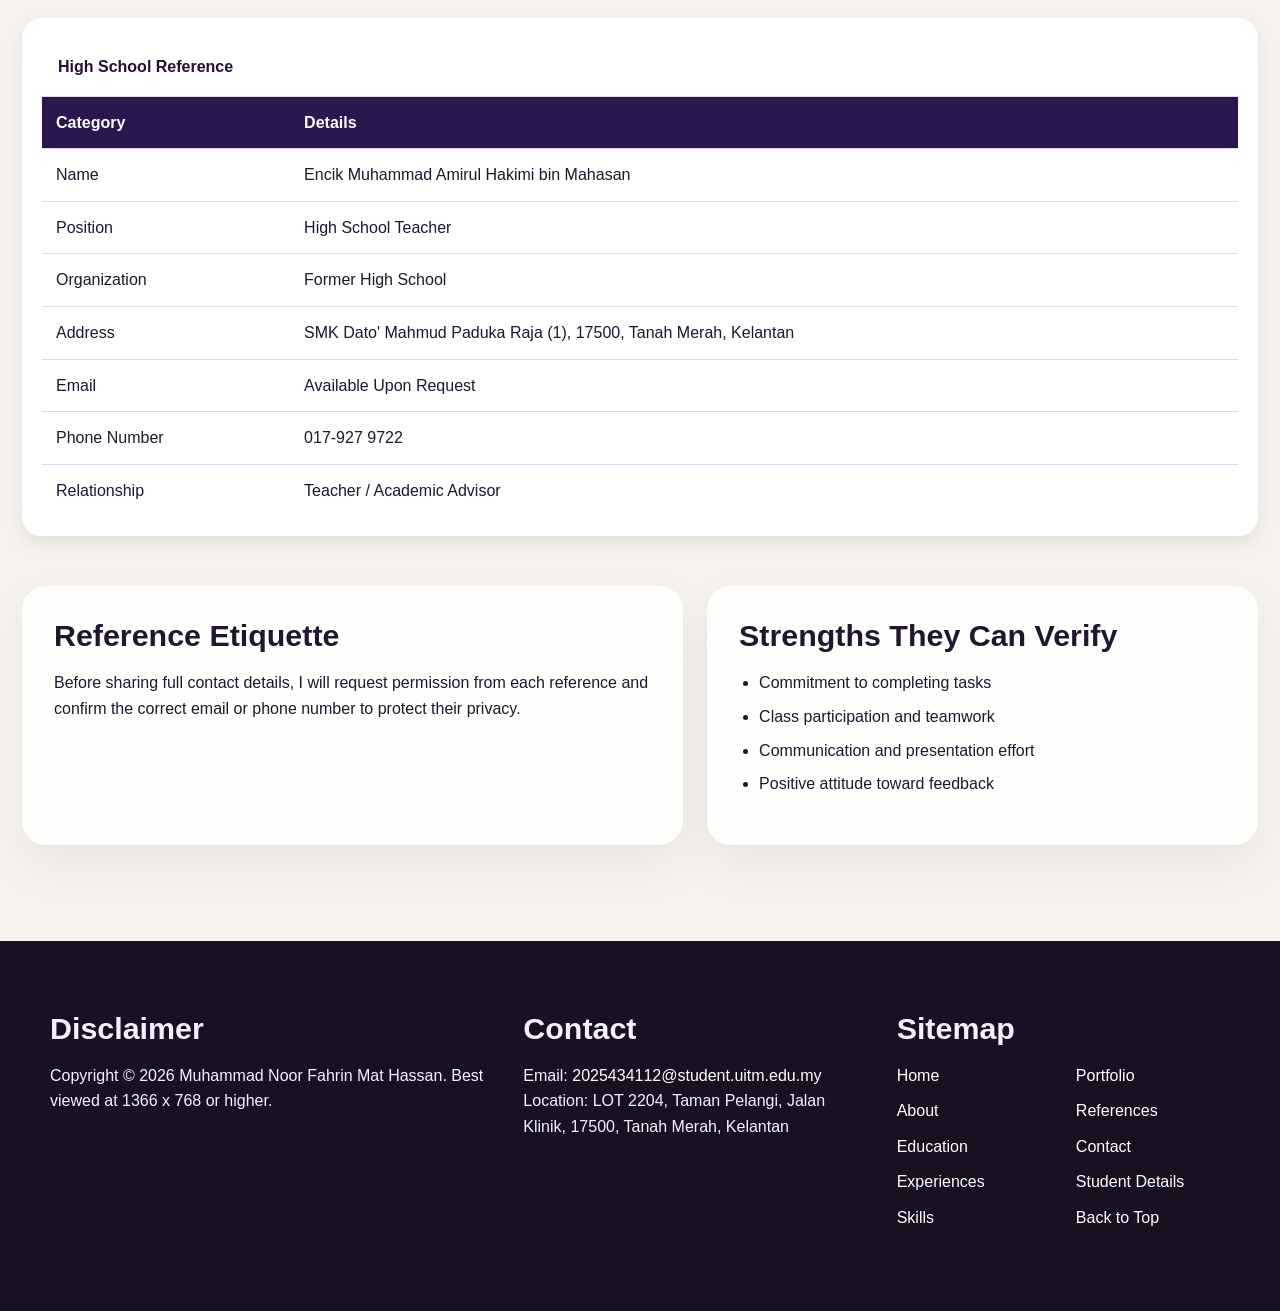
<file: references.html>
<!DOCTYPE html>
<html lang="en">

<head>
  <meta charset="utf-8">
  <meta name="viewport" content="width=device-width, initial-scale=1.0">
  <meta name="keywords" content="references, referee, e-resume">
  <meta name="description" content="Reference information for an e-resume website.">
  <meta name="author" content="Muhammad Noor Fahrin Mat Hassan">
  <title>Professional E-resume | References</title>
  <link rel="stylesheet" href="css/style.css">
</head>

<body id="top">
  <a class="skip-link" href="#main">Skip to main content</a>
  <header class="site-header">
    <div class="topbar"><a class="brand" href="student.html"><img src="images/fahrin_logo.jpeg"
          alt="E-resume website logo"><span>MUHAMMAD NOOR FAHRIN MAT HASSAN</span></a><button class="nav-toggle"
        type="button" aria-expanded="false" aria-controls="site-nav">Menu</button>
      <nav class="site-nav" id="site-nav" aria-label="Main navigation">
        <ul>
          <li><a href="index.html">Home</a></li>
          <li><a href="about.html">About</a></li>
          <li><a href="education.html">Education</a></li>
          <li><a href="experience.html">Experiences</a></li>
          <li><a href="skills.html">Skills</a></li>
          <li><a href="portfolio.html">Portfolio</a></li>
          <li><a class="active" href="references.html">References</a></li>
          <li><a href="contact.html">Contact</a></li>
        </ul>
      </nav>
    </div>
  </header>
  <main id="main" class="page-wrap">
    <section class="page-hero">

      <div class="page-hero-content">

        <p class="hero-label">
          Professional References
        </p>

        <h1>References</h1>

        <p>
          Academic and professional individuals
          who can verify my skills, work ethic,
          communication and teamwork abilities.
        </p>

      </div>

    </section>
    <!-- =================================
     REFERENCE LIST TABLE
================================= -->

    <div class="section">

      <div class="table-wrap">

        <table>

          <caption>University Reference</caption>

          <tr>
            <th>Category</th>
            <th>Details</th>
          </tr>

          <tr>
            <td>Name</td>
            <td>Dr. Marlia binti Idrus</td>
          </tr>

          <tr>
            <td>Organization</td>
            <td>Faculty of Information Science, Universiti Teknologi MARA (UiTM)</td>
          </tr>

          <tr>
            <td>Office Address</td>
            <td>
              Faculty of Information Science,
              Universiti Teknologi MARA,
              Kampus Puncak Perdana,
              40150 Shah Alam, Selangor
            </td>
          </tr>

          <tr>
            <td>Email</td>
            <td>marlia945@uitm.edu.my</td>
          </tr>

          <tr>
            <td>Phone Number</td>
            <td>017-424 9248</td>
          </tr>

          <tr>
            <td>Relationship</td>
            <td>Academic Lecturer</td>
          </tr>

        </table>

      </div>
    </div>

      <!-- =================================
     STPM REFERENCE
================================= -->

      <div class="table-wrap">

        <table>

          <caption>STPM Reference</caption>

          <tr>
            <th>Category</th>
            <th>Details</th>
          </tr>

          <tr>
            <td>Name</td>
            <td>Pn. Azura Hanim binti Ahmad@Hamid</td>
          </tr>

          <tr>
            <td>Position</td>
            <td>Form Six Teacher</td>
          </tr>

          <tr>
            <td>Organization</td>
            <td>Former STPM Institution</td>
          </tr>

          <tr>
            <td>Address</td>
            <td>SMK Dato' Mahmud Paduka Raja(1), 17500, Tanah Merah, Kelantan</td>
          </tr>

          <tr>
            <td>Email</td>
            <td>Available Upon Request</td>
          </tr>

          <tr>
            <td>Phone Number</td>
            <td>011-1076 8864</td>
          </tr>

          <tr>
            <td>Relationship</td>
            <td>Class Advisor</td>
          </tr>

        </table>

      </div>

      <!-- =================================
     HIGH SCHOOL REFERENCE
================================= -->
      
      <div class="table-wrap">

        <table>

          <caption>High School Reference</caption>

          <tr>
            <th>Category</th>
            <th>Details</th>
          </tr>

          <tr>
            <td>Name</td>
            <td>Encik Muhammad Amirul Hakimi bin Mahasan</td>
          </tr>

          <tr>
            <td>Position</td>
            <td>High School Teacher</td>
          </tr>

          <tr>
            <td>Organization</td>
            <td>Former High School</td>
          </tr>

          <tr>
            <td>Address</td>
            <td>SMK Dato' Mahmud Paduka Raja (1), 17500, Tanah Merah, Kelantan</td>
          </tr>

          <tr>
            <td>Email</td>
            <td>Available Upon Request</td>
          </tr>

          <tr>
            <td>Phone Number</td>
            <td>017-927 9722</td>
          </tr>

          <tr>
            <td>Relationship</td>
            <td>Teacher / Academic Advisor</td>
          </tr>

        </table>

      </div>

    </section>

    </div>

    <div class="section grid two">
      <article class="card">
        <h2>Reference Etiquette</h2>
        <p>Before sharing full contact details, I will request permission from each reference and confirm the correct
          email or phone number to protect their privacy.</p>
      </article>
      <article class="card">
        <h2>Strengths They Can Verify</h2>
        <ul class="clean-list">
          <li>Commitment to completing tasks</li>
          <li>Class participation and teamwork</li>
          <li>Communication and presentation effort</li>
          <li>Positive attitude toward feedback</li>
        </ul>
      </article>
    </div>
  </main>
  <footer class="site-footer">
    <div class="footer-inner">
      <section>
        <h2>Disclaimer</h2>
        <p>Copyright &copy; <span id="year"></span> Muhammad Noor Fahrin Mat Hassan. Best viewed at 1366 x 768 or
          higher.</p>
      </section>
     <section>
        <h2>Contact</h2>
        <p>Email: <a href="mailto:2025434112@student.uitm.edu.my">2025434112@student.uitm.edu.my</a><br>Location: LOT 2204, Taman Pelangi, Jalan Klinik, 17500, Tanah Merah, Kelantan</p>
      </section>
     <section>
    <h2>Sitemap</h2>

    <div class="sitemap-grid">

        <ul class="footer-links">
            <li><a href="index.html">Home</a></li>
            <li><a href="about.html">About</a></li>
            <li><a href="education.html">Education</a></li>
            <li><a href="experience.html">Experiences</a></li>
            <li><a href="skills.html">Skills</a></li>
        </ul>

        <ul class="footer-links">
            <li><a href="portfolio.html">Portfolio</a></li>
            <li><a href="references.html">References</a></li>
            <li><a href="contact.html">Contact</a></li>
            <li><a href="student.html">Student Details</a></li>
            <li><a href="#top">Back to Top</a></li>
        </ul>

    </div>
</section>
    </div>
  </footer>
  <button class="back-top" type="button" aria-label="Back to top">Top</button>
  <script src="js/script.js"></script>
</body>

</html>
</file>
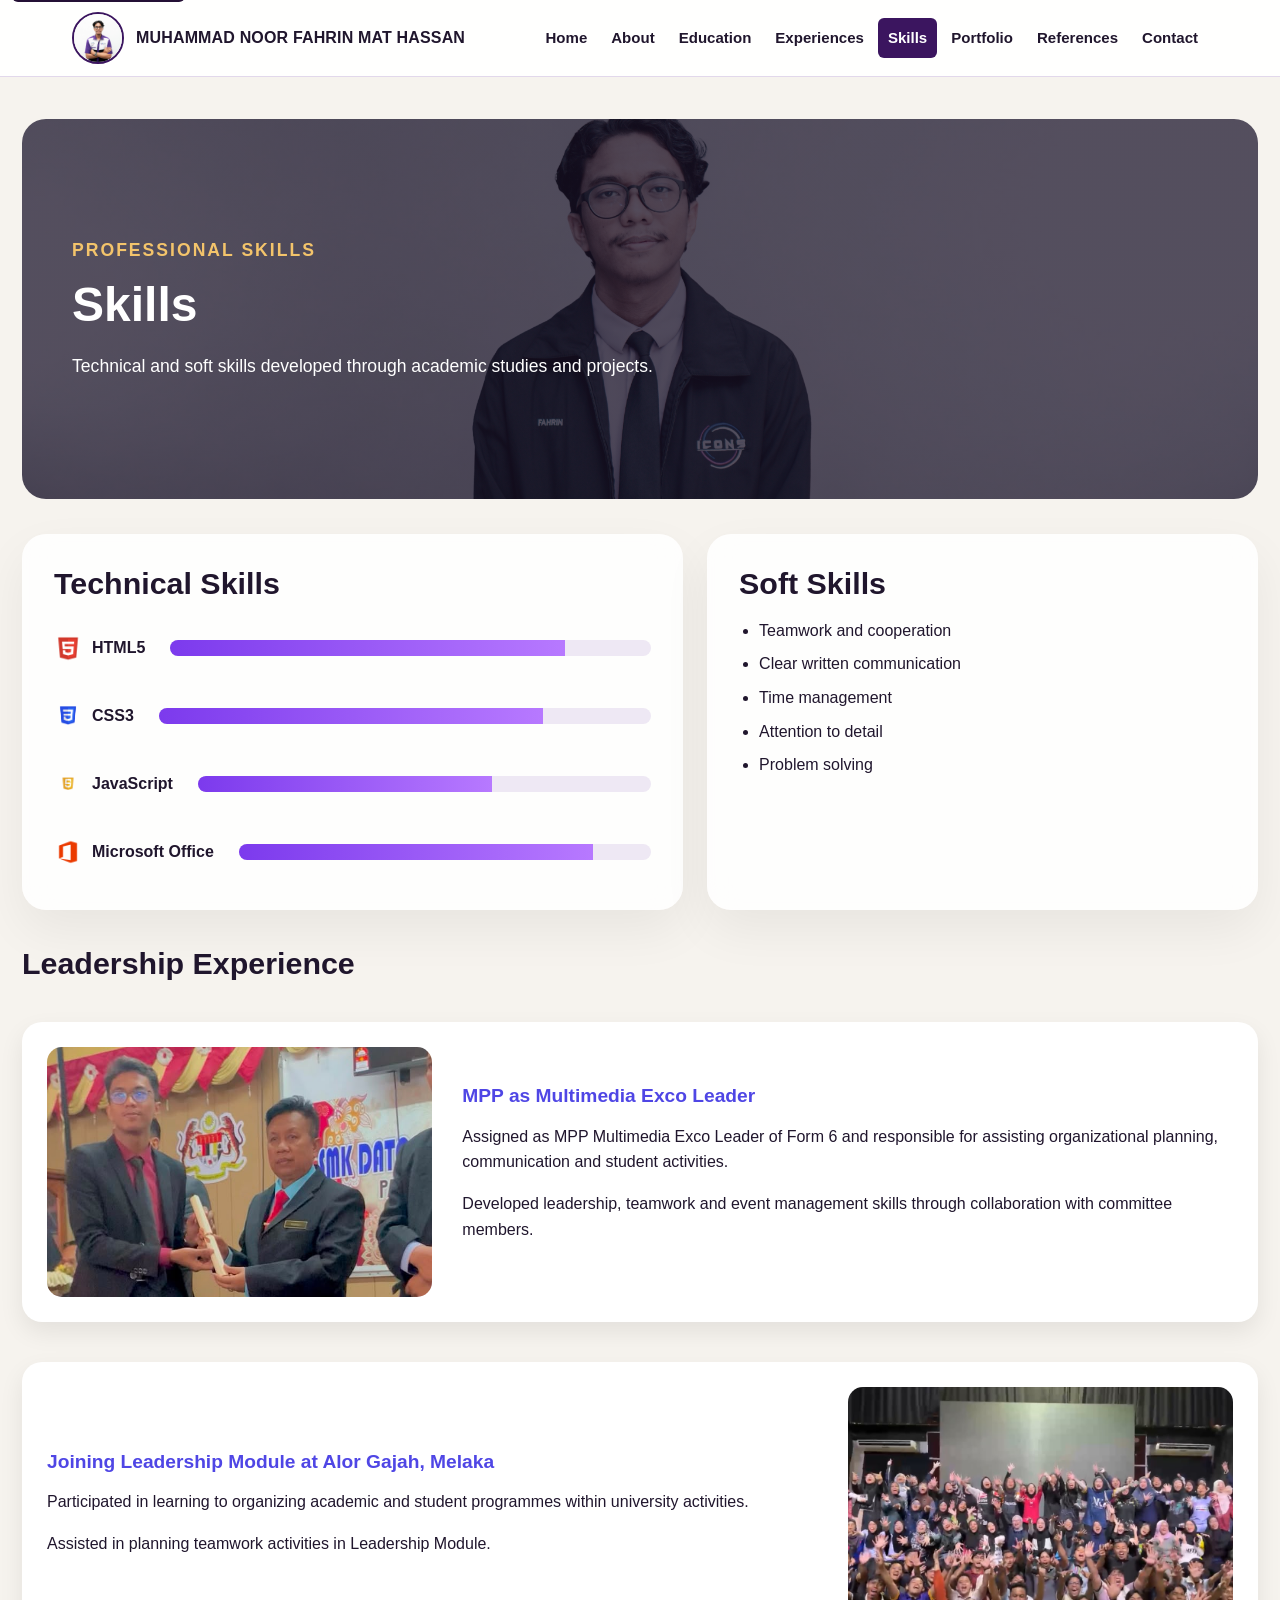
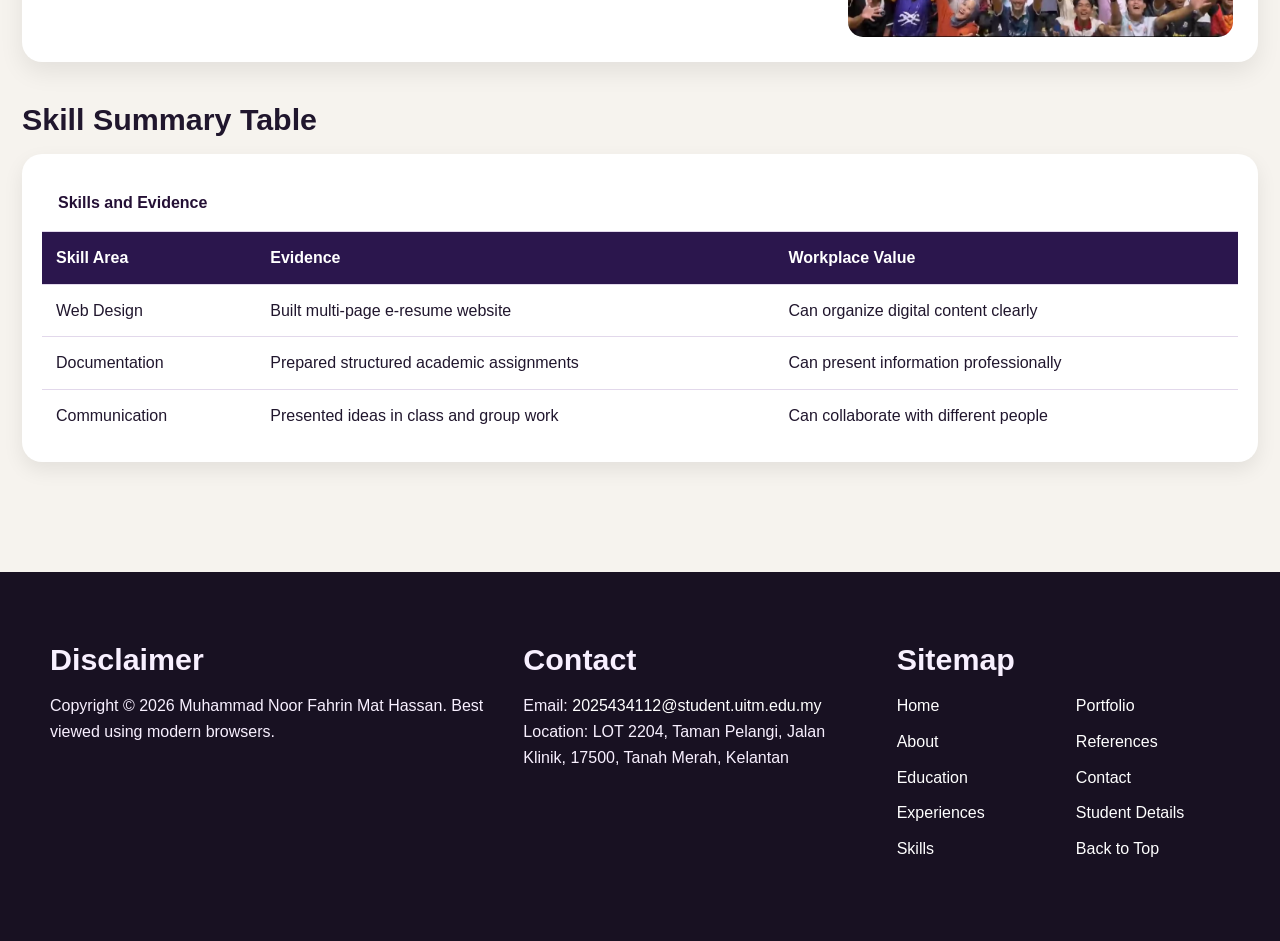
<file: skills.html>
<!DOCTYPE html>
<html lang="en">

<head>
  <meta charset="utf-8">
  <meta name="viewport" content="width=device-width, initial-scale=1.0">
  <meta name="keywords" content="skills, technical skills, soft skills">
  <meta name="description" content="Technical and soft skills for an e-resume website.">
  <meta name="author" content="Muhammad Noor Fahrin Mat Hassan">
  <title>Professional E-resume | Skills</title>
  <link rel="stylesheet" href="css/style.css">
</head>

<body id="top">
  <a class="skip-link" href="#main">Skip to main content</a>
  <header class="site-header">
    <div class="topbar"><a class="brand" href="student.html"><img src="images/fahrin_logo.jpeg"
          alt="E-resume website logo"><span>MUHAMMAD NOOR FAHRIN MAT HASSAN</span></a><button class="nav-toggle"
        type="button" aria-expanded="false" aria-controls="site-nav">Menu</button>
      <nav class="site-nav" id="site-nav" aria-label="Main navigation">
        <ul>
          <li><a href="index.html">Home</a></li>
          <li><a href="about.html">About</a></li>
          <li><a href="education.html">Education</a></li>
          <li><a href="experience.html">Experiences</a></li>
          <li><a class="active" href="skills.html">Skills</a></li>
          <li><a href="portfolio.html">Portfolio</a></li>
          <li><a href="references.html">References</a></li>
          <li><a href="contact.html">Contact</a></li>
        </ul>
      </nav>
    </div>
  </header>
  <main id="main" class="page-wrap">
    <section class="page-hero">

      <div class="page-hero-content">

        <p class="hero-label">Professional Skills</p>

        <h1>Skills</h1>

        <p>
          Technical and soft skills developed
          through academic studies and projects.
        </p>

      </div>

    </section>
    <section class="section grid two">
      <article class="card">
        <h2>Technical Skills</h2>
        <div class="skill-meter">

          <p class="skill-label">
            <img src="images/html_icon.png" alt="HTML Icon">
            HTML5
            <span class="meter"><span class="w-82"></span></span>
          </p>

          <p class="skill-label">
            <img src="images/css_icon.png" alt="CSS Icon">
            CSS3
            <span class="meter"><span class="w-78"></span></span>
          </p>

          <p class="skill-label">
            <img src="images/java_icon.png" alt="JavaScript Icon">
            JavaScript
            <span class="meter"><span class="w-65"></span></span>
          </p>

          <p class="skill-label">
            <img src="images/mic_office_icon.png" alt="Microsoft Office Icon">
            Microsoft Office
            <span class="meter"><span class="w-86"></span></span>
          </p>

        </div>
      </article>
      <article class="card">
        <h2>Soft Skills</h2>
        <ul class="clean-list">
          <li>Teamwork and cooperation</li>
          <li>Clear written communication</li>
          <li>Time management</li>
          <li>Attention to detail</li>
          <li>Problem solving</li>
        </ul>
      </article>
    </section>

    <section class="section">

      <h2 class="leadership-title">
        Leadership Experience
      </h2>

    </section>

    <section class="experience-showcase">

      <div class="showcase-card">

        <div class="showcase-image">
          <img src="images/mpp.jpeg" alt="STPM Leader of Multimedia Exco" class="popup-img"
            onclick="openModal(this.src)">
        </div>

        <div class="showcase-content">

          <h3> MPP as Multimedia Exco Leader</h3>

          <p>
            Assigned as MPP Multimedia Exco Leader of Form 6 and responsible
            for assisting organizational planning, communication
            and student activities.
          </p>

          <p>
            Developed leadership, teamwork and event management
            skills through collaboration with committee members.
          </p>

        </div>

      </div>

    </section>

    <section class="experience-showcase">

      <div class="showcase-card reverse">

        <div class="showcase-image">
          <img src="images/mksb.jpeg" alt="Programme Leadership" class="popup-img" onclick="openModal(this.src)">
        </div>

        <div class="showcase-content">

          <h3>Joining Leadership Module at Alor Gajah, Melaka </h3>

          <p>
            Participated in learning to organizing academic and student
            programmes within university activities.
          </p>

          <p>
            Assisted in planning teamwork activities in Leadership Module.
          </p>

        </div>

      </div>

    </section>

    <section class="section">
      <h2>Skill Summary Table</h2>
      <div class="table-wrap">
        <table>
          <caption>Skills and Evidence</caption>
          <tr>
            <th>Skill Area</th>
            <th>Evidence</th>
            <th>Workplace Value</th>
          </tr>
          <tr>
            <td>Web Design</td>
            <td>Built multi-page e-resume website</td>
            <td>Can organize digital content clearly</td>
          </tr>
          <tr>
            <td>Documentation</td>
            <td>Prepared structured academic assignments</td>
            <td>Can present information professionally</td>
          </tr>
          <tr>
            <td>Communication</td>
            <td>Presented ideas in class and group work</td>
            <td>Can collaborate with different people</td>
          </tr>
        </table>
      </div>
    </section>
  </main>
  <footer class="site-footer">
    <div class="footer-inner">
      <section>
        <h2>Disclaimer</h2>
        <p>Copyright &copy; <span id="year"></span> Muhammad Noor Fahrin Mat Hassan. Best viewed using modern browsers.
        </p>
      </section>
     <section>
        <h2>Contact</h2>
        <p>Email: <a href="mailto:2025434112@student.uitm.edu.my">2025434112@student.uitm.edu.my</a><br>Location: LOT 2204, Taman Pelangi, Jalan Klinik, 17500, Tanah Merah, Kelantan</p>
      </section>
     <section>
    <h2>Sitemap</h2>

    <div class="sitemap-grid">

        <ul class="footer-links">
            <li><a href="index.html">Home</a></li>
            <li><a href="about.html">About</a></li>
            <li><a href="education.html">Education</a></li>
            <li><a href="experience.html">Experiences</a></li>
            <li><a href="skills.html">Skills</a></li>
        </ul>

        <ul class="footer-links">
            <li><a href="portfolio.html">Portfolio</a></li>
            <li><a href="references.html">References</a></li>
            <li><a href="contact.html">Contact</a></li>
            <li><a href="student.html">Student Details</a></li>
            <li><a href="#top">Back to Top</a></li>
        </ul>

    </div>
</section>
    </div>
  </footer>
  <button class="back-top" type="button" aria-label="Back to top">Top</button>
  <script src="js/script.js"></script>
  <div id="imageModal" class="modal">

    <span class="close" onclick="closeModal()">&times;</span>

    <img class="modal-content" id="modalImage">

  </div>

  <script src="js/script.js"></script>
</body>

</html>
</file>
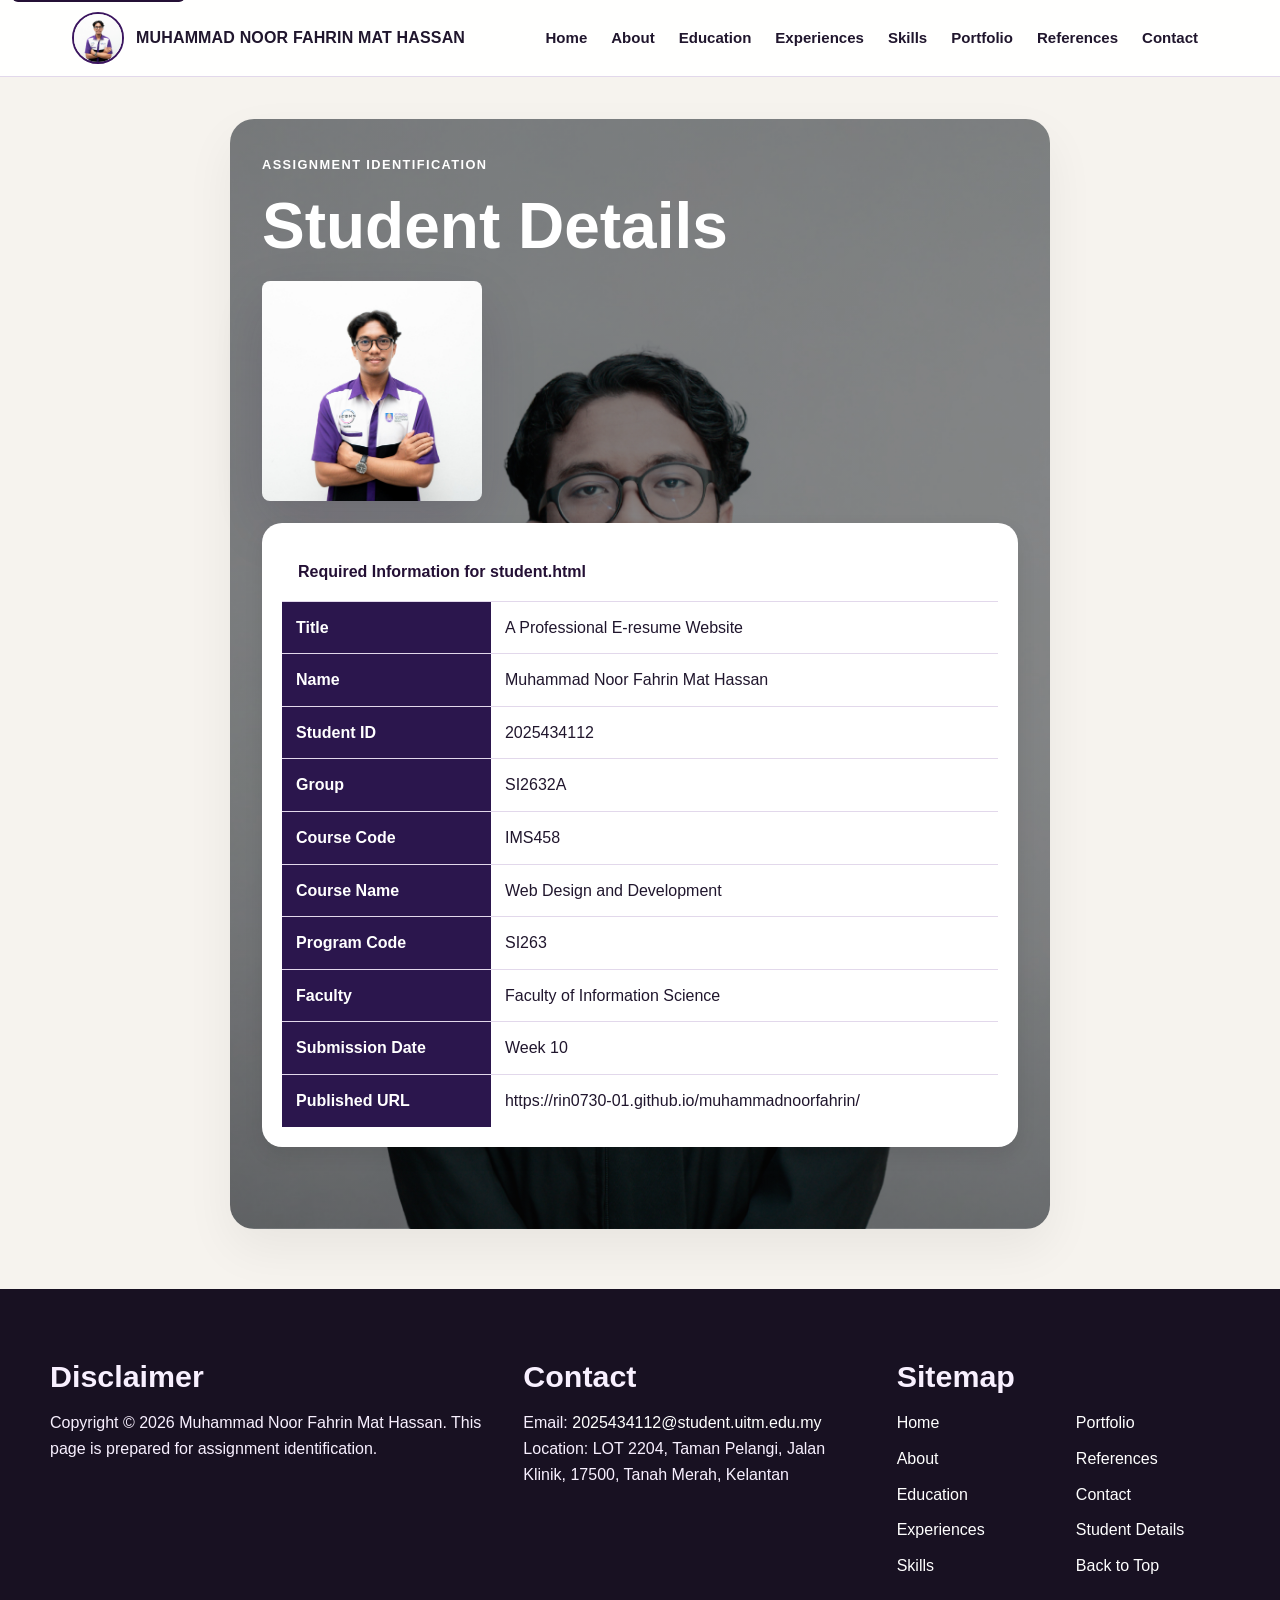
<file: student.html>
<!DOCTYPE html>
<html lang="en">

<head>
  <meta charset="utf-8">
  <meta name="viewport" content="width=device-width, initial-scale=1.0">
  <meta name="keywords" content="student details, assignment information">
  <meta name="description" content="Required student details page for the e-resume website assignment.">
  <meta name="author" content="Muhammad Noor Fahrin Mat Hassan">
  <title>Professional E-resume | Student Details</title>
  <link rel="stylesheet" href="css/style.css">
</head>

<body id="top">
  <a class="skip-link" href="#main">Skip to main content</a>
  <header class="site-header">
    <div class="topbar"><a class="brand" href="student.html"><img src="images/fahrin_logo.jpeg"
          alt="E-resume website logo"><span>MUHAMMAD NOOR FAHRIN MAT HASSAN</span></a><button class="nav-toggle"
        type="button" aria-expanded="false" aria-controls="site-nav">Menu</button>
      <nav class="site-nav" id="site-nav" aria-label="Main navigation">
        <ul>
          <li><a href="index.html">Home</a></li>
          <li><a href="about.html">About</a></li>
          <li><a href="education.html">Education</a></li>
          <li><a href="experience.html">Experiences</a></li>
          <li><a href="skills.html">Skills</a></li>
          <li><a href="portfolio.html">Portfolio</a></li>
          <li><a href="references.html">References</a></li>
          <li><a href="contact.html">Contact</a></li>
        </ul>
      </nav>
    </div>
  </header>
  <main id="main" class="page-wrap">
    <section class="section student-sheet card student-cover">
      <p class="eyebrow">Assignment Identification</p>
      <h1>Student Details</h1>
      <img class="student-photo" src="images/fahrin_logo.jpeg" alt="Portrait of Muhammad Noor Fahrin Mat Hassan">
      <div class="table-wrap">
        <table>
          <caption>Required Information for student.html</caption>
          <tr>
            <th>Title</th>
            <td>A Professional E-resume Website</td>
          </tr>
          <tr>
            <th>Name</th>
            <td>Muhammad Noor Fahrin Mat Hassan</td>
          </tr>
          <tr>
            <th>Student ID</th>
            <td>2025434112</td>
          </tr>
          <tr>
            <th>Group</th>
            <td>SI2632A</td>
          </tr>
          <tr>
            <th>Course Code</th>
            <td>IMS458</td>
          </tr>
          <tr>
            <th>Course Name</th>
            <td>Web Design and Development</td>
          </tr>
          <tr>
            <th>Program Code</th>
            <td>SI263</td>
          </tr>
          <tr>
            <th>Faculty</th>
            <td>Faculty of Information Science</td>
          </tr>
          <tr>
            <th>Submission Date</th>
            <td>Week 10</td>
          </tr>
          <tr>
            <th>Published URL</th>
            <td>https://rin0730-01.github.io/muhammadnoorfahrin/</td>
          </tr>
        </table>
      </div>
    </section>
  </main>
  <footer class="site-footer">
    <div class="footer-inner">
      <section>
        <h2>Disclaimer</h2>
        <p>Copyright &copy; <span id="year"></span> Muhammad Noor Fahrin Mat Hassan. This page is prepared for
          assignment identification.</p>
      </section>
     <section>
        <h2>Contact</h2>
        <p>Email: <a href="mailto:2025434112@student.uitm.edu.my">2025434112@student.uitm.edu.my</a><br>Location: LOT 2204, Taman Pelangi, Jalan Klinik, 17500, Tanah Merah, Kelantan</p>
      </section>
     <section>
    <h2>Sitemap</h2>

    <div class="sitemap-grid">

        <ul class="footer-links">
            <li><a href="index.html">Home</a></li>
            <li><a href="about.html">About</a></li>
            <li><a href="education.html">Education</a></li>
            <li><a href="experience.html">Experiences</a></li>
            <li><a href="skills.html">Skills</a></li>
        </ul>

        <ul class="footer-links">
            <li><a href="portfolio.html">Portfolio</a></li>
            <li><a href="references.html">References</a></li>
            <li><a href="contact.html">Contact</a></li>
            <li><a href="student.html">Student Details</a></li>
            <li><a href="#top">Back to Top</a></li>
        </ul>

    </div>
</section>
    </div>
  </footer>
  <button class="back-top" type="button" aria-label="Back to top">Top</button>
  <script src="js/script.js"></script>
</body>

</html>
</file>
<file: css/style.css>
﻿:root {
  --ink: #20162d;
  --muted: #6d6278;
  --line: #e2d8eb;
  --paper: #ffffff;
  --page: #f8f4fb;
  --primary: #3b155f;
  --primary-dark: #241035;
  --primary-soft: #efe4f7;
  --accent: #b779ff;
  --gold: #f3c46b;
  --rose: #ffe8ef;
  --shadow: 0 22px 55px rgba(36, 16, 53, .16);
}

* { box-sizing: border-box; }
html { scroll-behavior: smooth; }
body {
  margin: 0;
  color: var(--ink);
  background: var(--page);
  font-family: Arial, Helvetica, sans-serif;
  line-height: 1.6;
}
img { display: block; max-width: 100%; }
a { color: var(--primary); text-decoration: none; }
a:hover, a:focus { text-decoration: underline; }

/* HOME PAGE ANIMATION */

.hero-content {
    animation: slideUp 1s ease-out;
}

@keyframes slideUp {
    from {
        opacity: 0;
        transform: translateY(50px);
    }

    to {
        opacity: 1;
        transform: translateY(0);
    }
}

.profile-panel {
    animation: slideUp 1.3s ease-out;
}

.feature-card {
    animation: slideUp 1.6s ease-out;
}

.skip-link {
  left: 12px;
  position: absolute;
  top: -44px;
  z-index: 20;
  background: var(--primary-dark);
  color: #fff;
  padding: 10px 14px;
  border-radius: 6px;
}
.skip-link:focus { top: 12px; }

.site-header {
  position: sticky;
  top: 0;
  z-index: 10;
  background: rgba(255, 255, 255, .94);
  border-bottom: 1px solid var(--line);
  backdrop-filter: blur(12px);
}
.topbar {
  display: flex;
  align-items: center;
  justify-content: space-between;
  gap: 18px;
  max-width: 1180px;
  margin: 0 auto;
  padding: 12px 22px;
}
.brand {
  display: flex;
  align-items: center;
  gap: 12px;
  color: var(--ink);
  font-weight: 800;
  letter-spacing: .01em;
}
.brand img {
  width: 52px;
  height: 52px;
  border-radius: 50%;
  object-fit: cover;
  border: 2px solid var(--primary);
}
.nav-toggle {
  display: none;
  border: 1px solid var(--line);
  background: #fff;
  color: var(--primary-dark);
  padding: 9px 12px;
  border-radius: 6px;
  font-weight: 800;
}
.site-nav ul {
  display: flex;
  align-items: center;
  flex-wrap: wrap;
  gap: 4px;
  margin: 0;
  padding: 0;
  list-style: none;
}
.site-nav a {
  display: block;
  color: var(--ink);
  padding: 8px 10px;
  border-radius: 6px;
  font-size: .94rem;
  font-weight: 700;
}
.site-nav a:hover,
.site-nav a:focus,
.site-nav .active {
  background: var(--primary);
  color: #fff;
  text-decoration: none;
}

.hero {
  position: relative;
  min-height: 520px;
  background: url("../images/formal.jpg") center 34% / cover no-repeat;
  border-bottom: 1px solid var(--line);
  overflow: hidden;
}
.hero::after {
  content: "";
  position: absolute;
  inset: 0;
  background: linear-gradient(90deg, rgba(21, 9, 32, .88), rgba(59, 21, 95, .66), rgba(59, 21, 95, .16));
}
.hero-content {
  position: relative;
  z-index: 1;
  max-width: 1180px;
  margin: 0 auto;
  padding: 92px 22px 76px;
  color: #fff;
}
.eyebrow {
  display: inline-block;
  margin: 0 0 14px;
  color: #ffe6a3;
  font-weight: 800;
  text-transform: uppercase;
  font-size: .8rem;
  letter-spacing: .11em;
}
h1, h2, h3 { line-height: 1.18; margin-top: 0; }
h1 {
  max-width: 780px;
  margin-bottom: 16px;
  font-size: clamp(2.3rem, 4vw, 4.35rem);
  letter-spacing: 0;
}
h2 { font-size: 1.9rem; margin-bottom: 16px; }
h3 { font-size: 1.2rem; margin-bottom: 8px; }
.lead {
  max-width: 690px;
  color: #f4edf8;
  font-size: 1.12rem;
}
.hero-actions {
  display: flex;
  flex-wrap: wrap;
  gap: 12px;
  margin-top: 26px;
}
.button,
button.button {
  display: inline-flex;
  align-items: center;
  justify-content: center;
  border: 0;
  min-height: 45px;
  padding: 11px 18px;
  border-radius: 6px;
  background: var(--primary);
  color: #fff;
  font-weight: 800;
  cursor: pointer;
  box-shadow: 0 12px 28px rgba(59, 21, 95, .26);
}
.button.secondary {
  background: #fff;
  color: var(--primary-dark);
  border: 1px solid rgba(255, 255, 255, .8);
}
.button:hover,
.button:focus {
  background: var(--primary-dark);
  color: #fff;
  text-decoration: none;
}

.page-wrap {
  max-width: 1180px;
  margin: 0 auto;
  padding: 42px 22px 60px;
}
.section { margin: 0 0 36px; }
.grid {
  display: grid;
  grid-template-columns: repeat(3, minmax(0, 1fr));
  gap: 18px;
}
.grid.two { grid-template-columns: repeat(2, minmax(0, 1fr)); }
.card {
  background: var(--paper);
  border: 1px solid var(--line);
  border-radius: 8px;
  padding: 24px;
  box-shadow: 0 12px 30px rgba(36, 16, 53, .08);
}
.feature-card {
  border-top: 6px solid var(--primary);
  background: linear-gradient(180deg, #fff, #fbf7ff);
}
.profile-panel {
  display: grid;
  grid-template-columns: 280px 1fr;
  gap: 30px;
  align-items: center;
}
.profile-panel img {
  width: 280px;
  aspect-ratio: 1 / 1;
  object-fit: cover;
  object-position: center;
  border-radius: 8px;
  box-shadow: var(--shadow);
}
.meta-list, .clean-list { padding-left: 20px; }
.meta-list li, .clean-list li { margin-bottom: 8px; }
.timeline { display: grid; gap: 16px; }
.timeline article {
  border-left: 5px solid var(--primary);
  padding-left: 18px;
}
.table-wrap {
  overflow-x: auto;
  background: var(--paper);
  border: 1px solid var(--line);
  border-radius: 8px;
}
table { width: 100%; border-collapse: collapse; min-width: 680px; }
caption {
  text-align: left;
  padding: 16px;
  font-weight: 800;
  color: var(--primary-dark);
}
th, td {
  padding: 13px 14px;
  border-top: 1px solid var(--line);
  vertical-align: middle;
  text-align: left;
}
th { background: var(--primary-soft); color: var(--primary-dark); }
.skill-meter { display: grid; gap: 12px; }
.meter {
  background: #eee8f4;
  border-radius: 999px;
  height: 13px;
  overflow: hidden;
}
.meter span { display: block; height: 100%; background: var(--primary); }
.meter .w-65 { width: 65%; }
.meter .w-78 { width: 78%; }
.meter .w-82 { width: 82%; }
.meter .w-86 { width: 86%; }
.gallery {
  display: grid;
  grid-template-columns: repeat(3, minmax(0, 1fr));
  gap: 16px;
}
.thumb {
  min-height: 170px;
  border-radius: 8px;
  border: 1px solid var(--line);
  background: linear-gradient(135deg, var(--primary), #7a3db8);
  display: grid;
  place-items: center;
  padding: 20px;
  text-align: center;
  font-weight: 800;
  color: #fff;
  box-shadow: var(--shadow);
}
.media-box { display: grid; gap: 14px; }
video, audio { width: 100%; }
form { display: grid; gap: 14px; }
label { font-weight: 800; }
input, textarea, select {
  width: 100%;
  min-height: 42px;
  border: 1px solid #d8cae6;
  border-radius: 6px;
  padding: 10px;
  font: inherit;
  background: #fff;
}
textarea { min-height: 120px; resize: vertical; }
.notice {
  background: var(--primary-soft);
  border-left: 6px solid var(--primary);
  padding: 18px;
  border-radius: 8px;
}
.site-footer {
  background: var(--primary-dark);
  color: #f8f0ff;
  padding: 34px 22px;
}
.footer-inner {
  display: grid;
  grid-template-columns: 1.3fr 1fr 1fr;
  gap: 24px;
  max-width: 1180px;
  margin: 0 auto;
}
.site-footer a { color: #fff; }
.footer-links { padding: 0; margin: 0; list-style: none; }
.footer-links li { margin-bottom: 7px; }
.back-top {
  position: fixed;
  right: 18px;
  bottom: 18px;
  display: none;
  width: 46px;
  height: 46px;
  border-radius: 50%;
  background: var(--primary);
  color: #fff;
  border: 0;
  font-weight: 800;
  box-shadow: var(--shadow);
  cursor: pointer;
}
.back-top.show { display: block; }
.student-sheet { max-width: 820px; margin: 0 auto; }
.student-photo {
  width: 220px;
  aspect-ratio: 1 / 1;
  object-fit: cover;
  border-radius: 8px;
  margin-bottom: 22px;
  box-shadow: var(--shadow);
}
@media (max-width: 850px) {
  .nav-toggle { display: inline-flex; }
  .site-nav { display: none; width: 100%; }
  .site-nav.open { display: block; }
  .topbar { flex-wrap: wrap; }
  .site-nav ul { display: grid; grid-template-columns: repeat(2, minmax(0, 1fr)); }
  .profile-panel, .grid, .grid.two, .gallery, .footer-inner { grid-template-columns: 1fr; }
  .profile-panel img { max-width: 280px; }
}
@media (max-width: 520px) {
  .hero { min-height: 480px; background-position: 58% center; }
  .hero-content { padding-top: 54px; padding-bottom: 54px; }
  .site-nav ul { grid-template-columns: 1fr; }
  .brand span { max-width: 220px; font-size: .86rem; }
}

/* =========================
DESIGN V2 - MODERN PORTFOLIO
ADD THIS AT THE BOTTOM
========================= */

body{
background:#f6f3ee;
}

.page-wrap{
max-width:1300px;
}

.hero{
min-height:700px;
border-bottom:none;
}

.hero::after{
background:
linear-gradient(
135deg,
rgba(20,12,32,.90),
rgba(59,21,95,.65),
rgba(183,121,255,.15)
);
}

.hero-content{
padding-top:140px;
padding-bottom:120px;
}

h1{
font-size:clamp(3rem,5vw,5rem);
font-weight:800;
}

.lead{
font-size:1.2rem;
line-height:1.8;
}

/* Modern Cards */

.card{
background:rgba(255,255,255,.85);
backdrop-filter:blur(15px);
border:none;
border-radius:24px;
padding:32px;
box-shadow:
0 20px 50px rgba(0,0,0,.06);
transition:.3s;
}

.card:hover{
transform:translateY(-8px);
}

/* Grid Layout */

.grid{
gap:24px;
}

.grid.two{
grid-template-columns:
1.2fr
1fr;
}

/* About Page */

.profile-panel{
grid-template-columns:
350px
1fr;
gap:40px;
}

.profile-panel img{
width:350px;
border-radius:24px;
}

/* Gallery */

.gallery{
display:grid;
grid-template-columns:
repeat(auto-fit,minmax(280px,1fr));
gap:24px;
}

.thumb{
min-height:240px;
border:none;
border-radius:24px;
overflow:hidden;
background:
linear-gradient(
135deg,
#2b164d,
#7c3aed
);
transition:.3s;
}

.thumb:hover{
transform:
translateY(-8px)
scale(1.02);
}

/* Tables */

.table-wrap{
border:none;
box-shadow:
0 15px 40px rgba(0,0,0,.05);
}

th{
background:#2b164d;
color:white;
}

/* Skills */

.meter{
height:16px;
}

.meter span{
background:
linear-gradient(
90deg,
#7c3aed,
#b779ff
);
}

/* Buttons */

.button{
border-radius:50px;
padding:14px 28px;
}

.button.secondary{
border-radius:50px;
}

/* Footer */

.site-footer{
background:#181122;
padding:70px 22px;
}

.footer-inner{
gap:40px;
}

/* Portfolio CV Button */

.cv-link{
display:inline-block;
margin-top:15px;
padding:12px 22px;
background:#2b164d;
color:white;
border-radius:50px;
font-weight:700;
}

.cv-link:hover{
background:#7c3aed;
text-decoration:none;
}

/* Mobile */

@media (max-width:850px){

.profile-panel{
grid-template-columns:1fr;
}

.profile-panel img{
width:100%;
max-width:320px;
margin:auto;
}

.grid.two{
grid-template-columns:1fr;
}

}

/* =========================
DESIGN V2 - MODERN PORTFOLIO
ADD THIS AT THE BOTTOM
========================= */

body{
background:#f6f3ee;
}

.page-wrap{
max-width:1300px;
}

.hero{
min-height:700px;
border-bottom:none;
}

.hero::after{
background:
linear-gradient(
135deg,
rgba(20,12,32,.90),
rgba(59,21,95,.65),
rgba(183,121,255,.15)
);
}

.hero-content{
padding-top:140px;
padding-bottom:120px;
}

h1{
font-size:clamp(3rem,5vw,5rem);
font-weight:800;
}

.lead{
font-size:1.2rem;
line-height:1.8;
}

/* Modern Cards */

.card{
background:rgba(255,255,255,.85);
backdrop-filter:blur(15px);
border:none;
border-radius:24px;
padding:32px;
box-shadow:
0 20px 50px rgba(0,0,0,.06);
transition:.3s;
}

.card:hover{
transform:translateY(-8px);
}

/* Grid Layout */

.grid{
gap:24px;
}

.grid.two{
grid-template-columns:
1.2fr
1fr;
}

/* About Page */

.profile-panel{
grid-template-columns:
350px
1fr;
gap:40px;
}

.profile-panel img{
width:350px;
border-radius:24px;
}

/* Gallery */

.gallery{
display:grid;
grid-template-columns:
repeat(auto-fit,minmax(280px,1fr));
gap:24px;
}

.thumb{
min-height:240px;
border:none;
border-radius:24px;
overflow:hidden;
background:
linear-gradient(
135deg,
#2b164d,
#7c3aed
);
transition:.3s;
}

.thumb:hover{
transform:
translateY(-8px)
scale(1.02);
}

/* Tables */

.table-wrap{
border:none;
box-shadow:
0 15px 40px rgba(0,0,0,.05);
}

th{
background:#2b164d;
color:white;
}

/* Skills */

.meter{
height:16px;
}

.meter span{
background:
linear-gradient(
90deg,
#7c3aed,
#b779ff
);
}

/* Buttons */

.button{
border-radius:50px;
padding:14px 28px;
}

.button.secondary{
border-radius:50px;
}

/* Footer */

.site-footer{
background:#181122;
padding:70px 22px;
}

.footer-inner{
gap:40px;
}

/* Portfolio CV Button */

.cv-link{
display:inline-block;
margin-top:15px;
padding:12px 22px;
background:#2b164d;
color:white;
border-radius:50px;
font-weight:700;
}

.cv-link:hover{
background:#7c3aed;
text-decoration:none;
}

/* Mobile */

@media (max-width:850px){

.profile-panel{
grid-template-columns:1fr;
}

.profile-panel img{
width:100%;
max-width:320px;
margin:auto;
}

.grid.two{
grid-template-columns:1fr;
}

}

.timeline{
  position:relative;
  padding-left:35px;
}

.timeline::before{
  content:"";
  position:absolute;
  left:10px;
  top:0;
  bottom:0;
  width:4px;
  background:var(--primary);
}

.timeline article{
  position:relative;
  margin-bottom:30px;
  padding-left:20px;
}

.timeline article::before{
  content:"";
  position:absolute;
  left:-32px;
  top:8px;
  width:16px;
  height:16px;
  border-radius:50%;
  background:var(--gold);
}

/* ===== PAGE HERO ===== */

.page-hero{
min-height:380px;
border-radius:24px;
overflow:hidden;
margin-bottom:35px;

background:
linear-gradient(
rgba(22,14,35,.72),
rgba(22,14,35,.72)
),
url("../images/formal.jpg");

background-size:cover;
background-position:center;

display:flex;
align-items:center;
}

.page-hero-content{
padding:50px;
color:white;
max-width:700px;
}

.hero-label{
color:#f3c46b;
text-transform:uppercase;
font-weight:700;
letter-spacing:2px;
margin-bottom:10px;
}

.page-hero h1{
font-size:3rem;
margin-bottom:15px;
}

.page-hero p{
font-size:1.1rem;
line-height:1.8;
}

@media (max-width:768px){

.page-hero{
min-height:280px;
}

.page-hero-content{
padding:30px;
}

.page-hero h1{
font-size:2rem;
}

}


.experience-image{
  width:100%;
  max-width:700px;
  margin-top:20px;

  border-radius:20px;

  object-fit:cover;

  box-shadow:
  0 15px 35px rgba(0,0,0,.12);

  transition:.3s;
}

.experience-image:hover{
  transform:translateY(-5px);
  box-shadow:
  0 25px 50px rgba(0,0,0,.18);
}

.edu-gallery{
  display:flex;
  gap:15px;
  margin-top:18px;
  flex-wrap:wrap;
}

.edu-gallery img{
  width:220px;
  height:140px;

  object-fit:cover;

  border-radius:16px;

  box-shadow:
  0 8px 20px rgba(0,0,0,.12);

  transition:.3s;
}

.edu-gallery img:hover{
  transform:translateY(-4px);
  box-shadow:
  0 15px 30px rgba(0,0,0,.18);
}

html{
  scroll-behavior:smooth;
}

/* =================================
   SKILLS ICONS
================================= */

.skill-label{
    display:flex;
    align-items:center;
    gap:10px;
    margin-bottom:12px;
    font-weight:600;
}

.skill-label img{
    width:28px;
    height:28px;
    object-fit:contain;
}

/* =================================
   SKILL METERS ALIGNMENT
================================= */

.skill-label .meter{
    flex:1;
    margin-left:15px;
}

/* =================================
   REFERENCE TABLE CARDS
================================= */

.table-wrap{
    margin-bottom:50px;
    background:#fff;
    padding:20px;
    border-radius:20px;
    box-shadow:0 8px 20px rgba(0,0,0,.08);
}

/* ===========================
   STUDENT DETAILS COVER
=========================== */

.student-cover{
    background:
        linear-gradient(
            rgba(0,0,0,0.45),
            rgba(0,0,0,0.45)
        ),
        url("../images/formal.jpg");

    background-size:cover;
    background-position:center;
}

.student-cover .eyebrow,
.student-cover h1{
    color:white;
}


.student-cover .eyebrow,
.student-cover h1{
    color:white;
}

/* ==========================
   LEADERSHIP EXPERIENCE SHOWCASE
========================== */

.experience-showcase{
    margin:40px 0;
}

.showcase-card{
    display:flex;
    align-items:center;
    gap:30px;

    background:#fff;

    padding:25px;

    border-radius:20px;

    box-shadow:0 10px 25px rgba(0,0,0,.08);
}

.showcase-card.reverse{
    flex-direction:row-reverse;
}

.showcase-image{
    flex:1;
}

.showcase-image img{
    width:100%;
    height:250px;

    object-fit:cover;

    border-radius:15px;
}

.showcase-content{
    flex:2;
}

.showcase-content h2{
    margin-bottom:10px;
}

.showcase-content h3{
    color:#4F46E5;
    margin-bottom:15px;
}

/* ==========================
   CONTACT SOCIAL CARDS
========================== */

.social-grid{
    display:grid;
    grid-template-columns:repeat(3,1fr);
    gap:20px;
    margin-top:20px;
}

.social-card{
    background:#fff;
    padding:30px;
    text-align:center;
    border-radius:20px;
    text-decoration:none;
    color:#111;

    box-shadow:0 10px 25px rgba(0,0,0,.08);

    transition:.3s;
}

.social-card:hover{
    transform:translateY(-8px);

    box-shadow:0 15px 30px rgba(79,70,229,.25);
}

.social-card h3{
    margin:10px 0;
}

/* ==========================
   SOCIAL MEDIA ICONS
========================== */

.social-icon{
    width:70px;
    height:70px;

    object-fit:contain;

    display:block;

    margin:0 auto 15px auto;
}

.social-card:hover .social-icon{
    transform:scale(1.1);
}

.social-card{
    background:#fff;
    padding:30px;

    display:flex;
    flex-direction:column;
    align-items:center;
    justify-content:center;

    text-align:center;

    border-radius:20px;
}

/* ==========================
   CONTACT PAGE BANNER
========================== */

.small-banner{
    background:
        linear-gradient(
            rgba(0,0,0,0.55),
            rgba(0,0,0,0.55)
        ),
        url("../images/formal.jpg");

    background-size:cover;
    background-position:center;

    height:300px;

    border-radius:25px;

    margin:30px auto;

    display:flex;
    align-items:center;
}

.small-banner .hero-content{
    color:white;
    padding:50px;
}

.small-banner .hero-content h1{
    color:white;
    font-size:4rem;
    margin-bottom:15px;
}

.small-banner .eyebrow{
    color:#f7c948;
    font-weight:bold;
    letter-spacing:2px;
    text-transform:uppercase;
}

/* =================================
   IMAGE HOVER EFFECT
   Education & Skills Images
================================= */

.edu-gallery img,
.showcase-image img{
    transition:0.3s;
    cursor:pointer;
}

.edu-gallery img:hover,
.showcase-image img:hover{
    transform:scale(1.05);
}

/* ==========================
   IMAGE POPUP MODAL
========================== */

.modal{
    display:none;
    position:fixed;
    z-index:9999;
    left:0;
    top:0;
    width:100%;
    height:100%;
    background:rgba(0,0,0,0.9);
}

.modal-content{
    display:block;
    margin:auto;
    max-width:90%;
    max-height:90%;
    margin-top:40px;
}

.close{
    position:absolute;
    top:20px;
    right:35px;
    color:white;
    font-size:40px;
    font-weight:bold;
    cursor:pointer;
}

.popup-img{
    cursor:pointer;
    transition:0.3s;
}

.popup-img:hover{
    transform:scale(1.05);
}

/* =================================
   VIDEO RESUME
================================= */

.video-resume{
    width:100%;
    max-width:600px;
    height:auto;

    display:block;
    margin:20px auto;

    border-radius:15px;

    box-shadow:0 4px 15px rgba(0,0,0,0.15);
}

.video-section{
    text-align:left;
}

.sitemap-grid{
    display:grid;
    grid-template-columns:repeat(2,1fr);
    gap:25px;
}

.sitemap-grid ul{
    list-style:none;
    margin:0;
    padding:0;
}

.sitemap-grid li{
    margin-bottom:10px;
}
</file>
